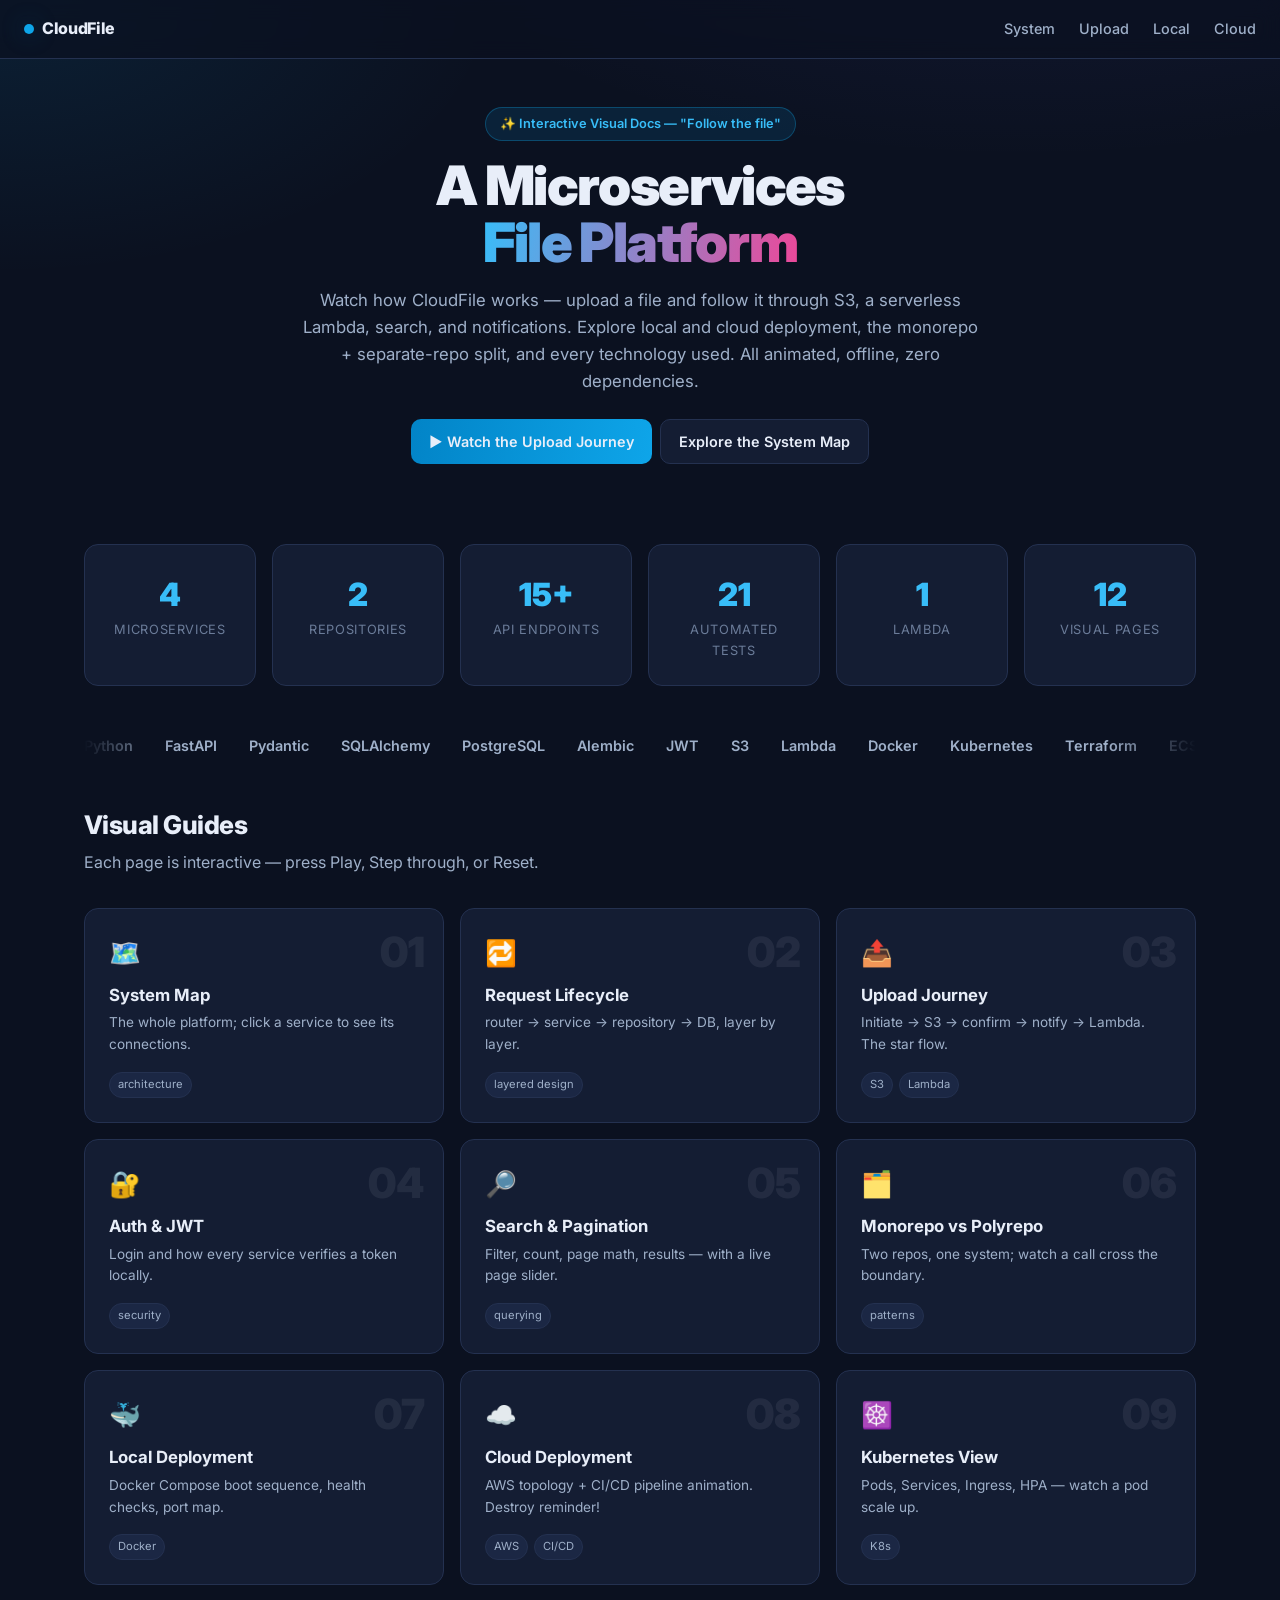
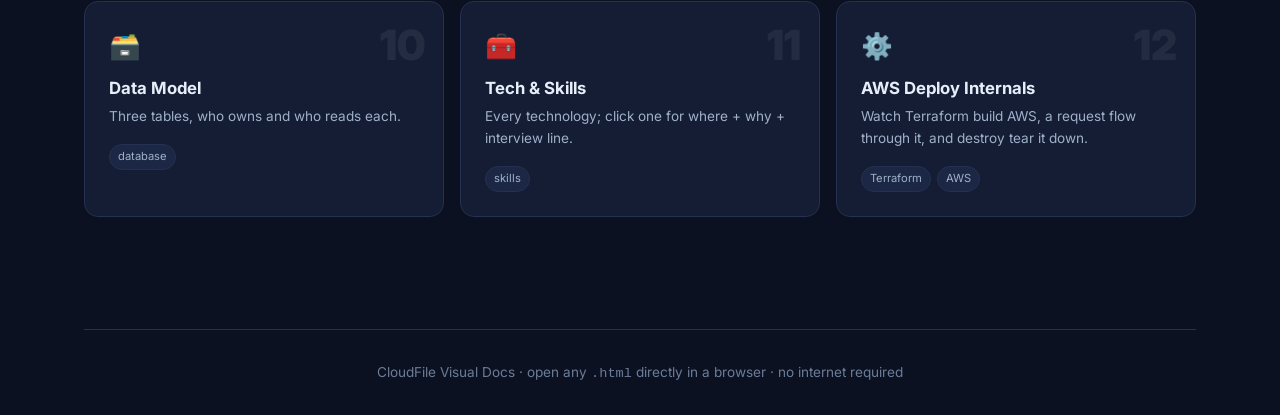
<file: cloudfile-platform/visual-docs/index.html>
<!DOCTYPE html>
<html lang="en">
<head>
<meta charset="UTF-8" />
<meta name="viewport" content="width=device-width, initial-scale=1.0" />
<title>CloudFile — Visual Documentation</title>
<link rel="stylesheet" href="assets/styles.css" />
</head>
<body>
<nav class="nav">
  <a class="nav-brand" href="index.html"><span class="dot"></span> CloudFile</a>
  <div class="nav-links">
    <a href="01-system-map.html">System</a>
    <a href="03-upload-journey.html">Upload</a>
    <a href="07-local-deployment.html">Local</a>
    <a href="08-cloud-deployment.html">Cloud</a>
  </div>
</nav>

<div class="container">
  <section class="hero">
    <div class="badge fade">✨ Interactive Visual Docs — "Follow the file"</div>
    <h1 class="fade d1">A Microservices<br><span class="gradient">File Platform</span></h1>
    <p class="fade d2">
      Watch how CloudFile works — upload a file and follow it through S3, a
      serverless Lambda, search, and notifications. Explore local and cloud
      deployment, the monorepo + separate-repo split, and every technology used.
      All animated, offline, zero dependencies.
    </p>
    <div class="btn-row fade d3">
      <a class="btn btn-primary" href="03-upload-journey.html">▶ Watch the Upload Journey</a>
      <a class="btn" href="01-system-map.html">Explore the System Map</a>
    </div>
  </section>

  <div class="stats">
    <div class="stat"><div class="v" data-count="4">0</div><div class="l">Microservices</div></div>
    <div class="stat"><div class="v" data-count="2">0</div><div class="l">Repositories</div></div>
    <div class="stat"><div class="v" data-count="15" data-suffix="+">0</div><div class="l">API Endpoints</div></div>
    <div class="stat"><div class="v" data-count="21">0</div><div class="l">Automated Tests</div></div>
    <div class="stat"><div class="v" data-count="1">0</div><div class="l">Lambda</div></div>
    <div class="stat"><div class="v" data-count="12">0</div><div class="l">Visual Pages</div></div>
  </div>

  <div class="marquee">
    <div class="marquee-inner">
      <span class="t">Python</span><span class="t">FastAPI</span><span class="t">Pydantic</span>
      <span class="t">SQLAlchemy</span><span class="t">PostgreSQL</span><span class="t">Alembic</span>
      <span class="t">JWT</span><span class="t">S3</span><span class="t">Lambda</span>
      <span class="t">Docker</span><span class="t">Kubernetes</span><span class="t">Terraform</span>
      <span class="t">ECS Fargate</span><span class="t">GitHub Actions</span><span class="t">LocalStack</span>
      <!-- duplicate for seamless loop -->
      <span class="t">Python</span><span class="t">FastAPI</span><span class="t">Pydantic</span>
      <span class="t">SQLAlchemy</span><span class="t">PostgreSQL</span><span class="t">Alembic</span>
      <span class="t">JWT</span><span class="t">S3</span><span class="t">Lambda</span>
      <span class="t">Docker</span><span class="t">Kubernetes</span><span class="t">Terraform</span>
      <span class="t">ECS Fargate</span><span class="t">GitHub Actions</span><span class="t">LocalStack</span>
    </div>
  </div>

  <section class="section">
    <h2>Visual Guides</h2>
    <p class="sub">Each page is interactive — press Play, Step through, or Reset.</p>
    <div class="grid">
      <a class="card" href="01-system-map.html"><div class="num">01</div><div class="icon">🗺️</div><h3>System Map</h3><p>The whole platform; click a service to see its connections.</p><div class="tags"><span class="tag">architecture</span></div></a>
      <a class="card" href="02-request-lifecycle.html"><div class="num">02</div><div class="icon">🔁</div><h3>Request Lifecycle</h3><p>router → service → repository → DB, layer by layer.</p><div class="tags"><span class="tag">layered design</span></div></a>
      <a class="card" href="03-upload-journey.html"><div class="num">03</div><div class="icon">📤</div><h3>Upload Journey</h3><p>Initiate → S3 → confirm → notify → Lambda. The star flow.</p><div class="tags"><span class="tag">S3</span><span class="tag">Lambda</span></div></a>
      <a class="card" href="04-auth-jwt.html"><div class="num">04</div><div class="icon">🔐</div><h3>Auth &amp; JWT</h3><p>Login and how every service verifies a token locally.</p><div class="tags"><span class="tag">security</span></div></a>
      <a class="card" href="05-search-pagination.html"><div class="num">05</div><div class="icon">🔎</div><h3>Search &amp; Pagination</h3><p>Filter, count, page math, results — with a live page slider.</p><div class="tags"><span class="tag">querying</span></div></a>
      <a class="card" href="06-monorepo-vs-polyrepo.html"><div class="num">06</div><div class="icon">🗂️</div><h3>Monorepo vs Polyrepo</h3><p>Two repos, one system; watch a call cross the boundary.</p><div class="tags"><span class="tag">patterns</span></div></a>
      <a class="card" href="07-local-deployment.html"><div class="num">07</div><div class="icon">🐳</div><h3>Local Deployment</h3><p>Docker Compose boot sequence, health checks, port map.</p><div class="tags"><span class="tag">Docker</span></div></a>
      <a class="card" href="08-cloud-deployment.html"><div class="num">08</div><div class="icon">☁️</div><h3>Cloud Deployment</h3><p>AWS topology + CI/CD pipeline animation. Destroy reminder!</p><div class="tags"><span class="tag">AWS</span><span class="tag">CI/CD</span></div></a>
      <a class="card" href="09-kubernetes.html"><div class="num">09</div><div class="icon">☸️</div><h3>Kubernetes View</h3><p>Pods, Services, Ingress, HPA — watch a pod scale up.</p><div class="tags"><span class="tag">K8s</span></div></a>
      <a class="card" href="10-data-model.html"><div class="num">10</div><div class="icon">🗃️</div><h3>Data Model</h3><p>Three tables, who owns and who reads each.</p><div class="tags"><span class="tag">database</span></div></a>
      <a class="card" href="11-tech-skills.html"><div class="num">11</div><div class="icon">🧰</div><h3>Tech &amp; Skills</h3><p>Every technology; click one for where + why + interview line.</p><div class="tags"><span class="tag">skills</span></div></a>
      <a class="card" href="12-aws-deploy-internals.html"><div class="num">12</div><div class="icon">⚙️</div><h3>AWS Deploy Internals</h3><p>Watch Terraform build AWS, a request flow through it, and destroy tear it down.</p><div class="tags"><span class="tag">Terraform</span><span class="tag">AWS</span></div></a>
    </div>
  </section>

  <div class="footer">
    CloudFile Visual Docs · open any <code>.html</code> directly in a browser · no internet required
  </div>
</div>

<script src="assets/app.js"></script>
</body>
</html>
</file>
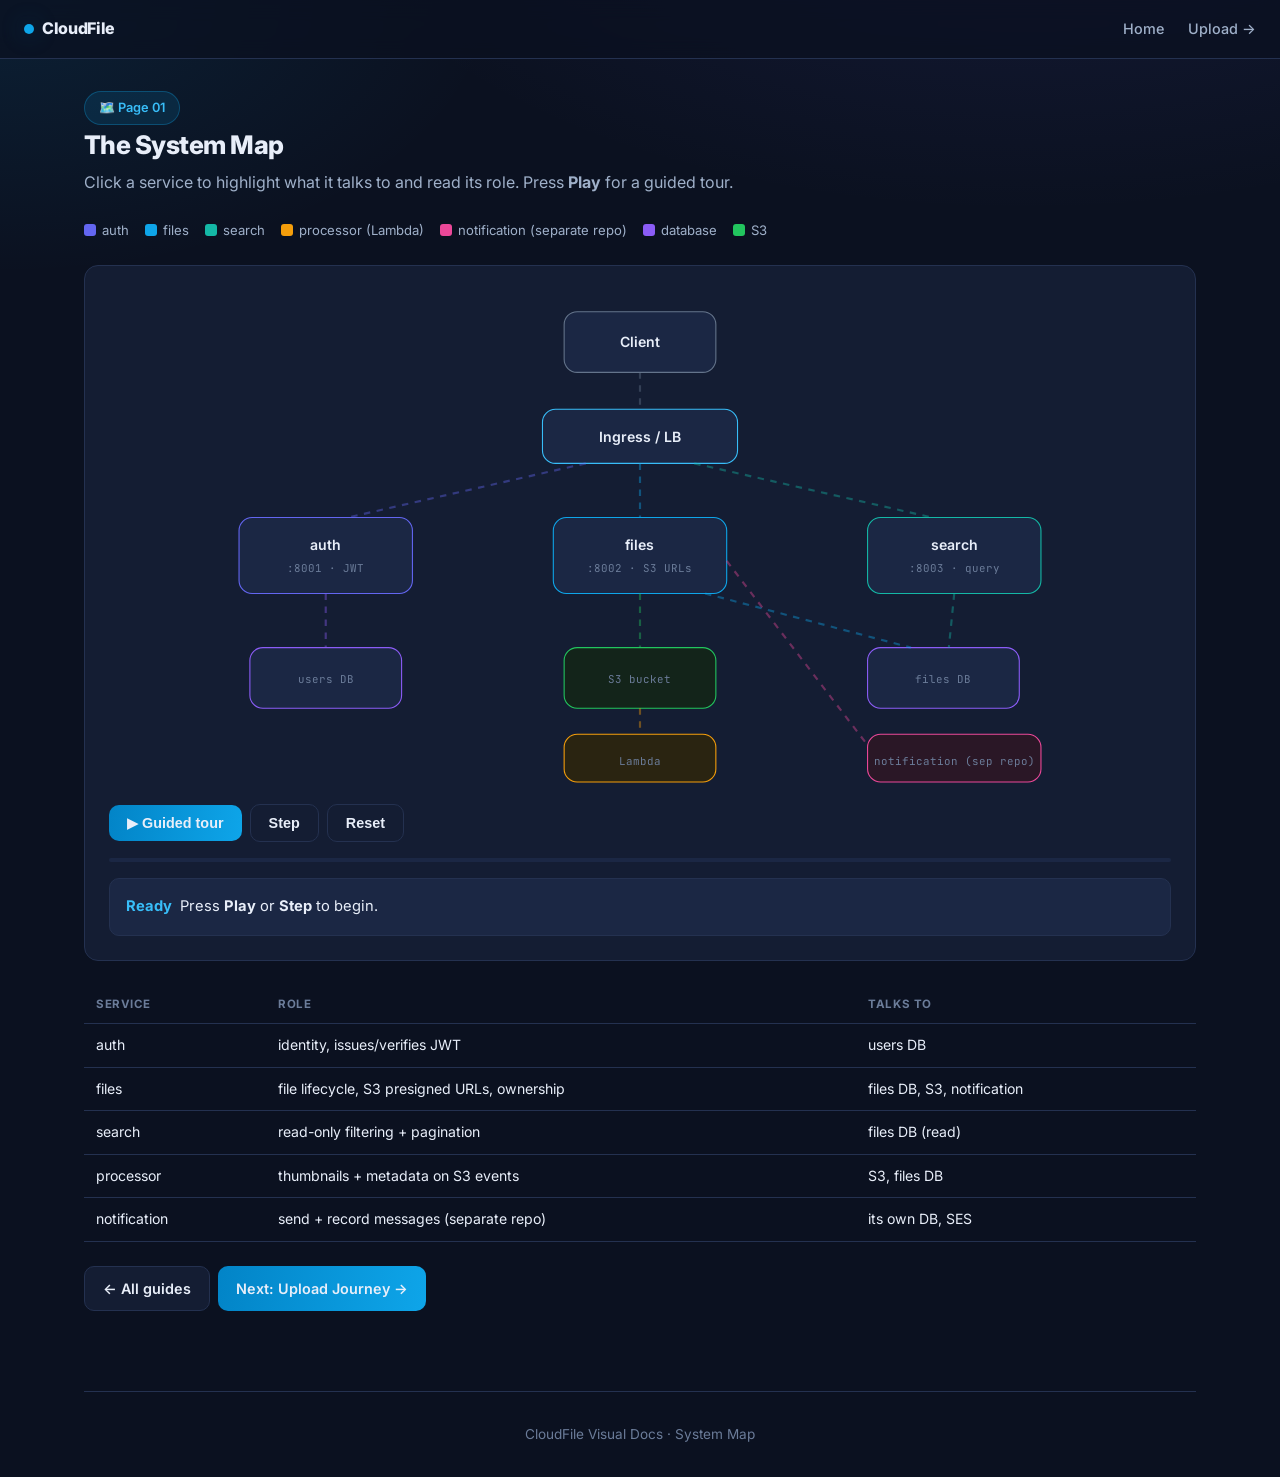
<file: cloudfile-platform/visual-docs/01-system-map.html>
<!DOCTYPE html>
<html lang="en">
<head>
<meta charset="UTF-8" />
<meta name="viewport" content="width=device-width, initial-scale=1.0" />
<title>System Map — CloudFile Visual Docs</title>
<link rel="stylesheet" href="assets/styles.css" />
</head>
<body>
<nav class="nav">
  <a class="nav-brand" href="index.html"><span class="dot"></span> CloudFile</a>
  <div class="nav-links"><a href="index.html">Home</a><a href="03-upload-journey.html">Upload →</a></div>
</nav>

<div class="container">
  <section class="section">
    <div class="badge fade">🗺️ Page 01</div>
    <h2 class="fade d1">The System Map</h2>
    <p class="sub fade d2">Click a service to highlight what it talks to and read its role. Press <b>Play</b> for a guided tour.</p>

    <div class="legend">
      <span class="item"><span class="swatch" style="background:var(--auth)"></span>auth</span>
      <span class="item"><span class="swatch" style="background:var(--files)"></span>files</span>
      <span class="item"><span class="swatch" style="background:var(--search)"></span>search</span>
      <span class="item"><span class="swatch" style="background:var(--processor)"></span>processor (Lambda)</span>
      <span class="item"><span class="swatch" style="background:var(--notify)"></span>notification (separate repo)</span>
      <span class="item"><span class="swatch" style="background:var(--db)"></span>database</span>
      <span class="item"><span class="swatch" style="background:var(--s3)"></span>S3</span>
    </div>

    <div class="panel">
      <svg id="svg" viewBox="0 0 980 460" role="img" aria-label="System map">
        <!-- client -->
        <g id="n-client" class="node" style="color:var(--text)">
          <rect x="420" y="20" width="140" height="56" rx="12" fill="#1b2744" stroke="#64748b"/>
          <text x="490" y="53" text-anchor="middle" class="svg-label">Client</text>
        </g>
        <!-- ingress -->
        <g id="n-ingress" class="node" style="color:var(--brand-400)">
          <rect x="400" y="110" width="180" height="50" rx="12" fill="#1b2744" stroke="var(--brand-400)"/>
          <text x="490" y="140" text-anchor="middle" class="svg-label">Ingress / LB</text>
        </g>

        <!-- services -->
        <g id="n-auth" class="node" style="color:var(--auth)" tabindex="0">
          <rect x="120" y="210" width="160" height="70" rx="12" fill="#1b2744" stroke="var(--auth)"/>
          <text x="200" y="240" text-anchor="middle" class="svg-label">auth</text>
          <text x="200" y="260" text-anchor="middle" class="svg-sub">:8001 · JWT</text>
        </g>
        <g id="n-files" class="node" style="color:var(--files)" tabindex="0">
          <rect x="410" y="210" width="160" height="70" rx="12" fill="#1b2744" stroke="var(--files)"/>
          <text x="490" y="240" text-anchor="middle" class="svg-label">files</text>
          <text x="490" y="260" text-anchor="middle" class="svg-sub">:8002 · S3 URLs</text>
        </g>
        <g id="n-search" class="node" style="color:var(--search)" tabindex="0">
          <rect x="700" y="210" width="160" height="70" rx="12" fill="#1b2744" stroke="var(--search)"/>
          <text x="780" y="240" text-anchor="middle" class="svg-label">search</text>
          <text x="780" y="260" text-anchor="middle" class="svg-sub">:8003 · query</text>
        </g>

        <!-- infra -->
        <g id="n-authdb" class="node" style="color:var(--db)">
          <rect x="130" y="330" width="140" height="56" rx="12" fill="#1b2744" stroke="var(--db)"/>
          <text x="200" y="363" text-anchor="middle" class="svg-sub">users DB</text>
        </g>
        <g id="n-s3" class="node" style="color:var(--s3)">
          <rect x="420" y="330" width="140" height="56" rx="12" fill="#13241a" stroke="var(--s3)"/>
          <text x="490" y="363" text-anchor="middle" class="svg-sub">S3 bucket</text>
        </g>
        <g id="n-filesdb" class="node" style="color:var(--db)">
          <rect x="700" y="330" width="140" height="56" rx="12" fill="#1b2744" stroke="var(--db)"/>
          <text x="770" y="363" text-anchor="middle" class="svg-sub">files DB</text>
        </g>
        <g id="n-lambda" class="node" style="color:var(--processor)">
          <rect x="420" y="410" width="140" height="44" rx="12" fill="#2a2411" stroke="var(--processor)"/>
          <text x="490" y="438" text-anchor="middle" class="svg-sub">Lambda</text>
        </g>
        <g id="n-notify" class="node" style="color:var(--notify)">
          <rect x="700" y="410" width="160" height="44" rx="12" fill="#2a1726" stroke="var(--notify)"/>
          <text x="780" y="438" text-anchor="middle" class="svg-sub">notification (sep repo)</text>
        </g>

        <!-- edges -->
        <line id="e-c-i" class="edge" x1="490" y1="76" x2="490" y2="110" stroke="#64748b" stroke-width="2"/>
        <line id="e-i-auth" class="edge" x1="440" y1="160" x2="220" y2="210" stroke="var(--auth)" stroke-width="2"/>
        <line id="e-i-files" class="edge" x1="490" y1="160" x2="490" y2="210" stroke="var(--files)" stroke-width="2"/>
        <line id="e-i-search" class="edge" x1="540" y1="160" x2="760" y2="210" stroke="var(--search)" stroke-width="2"/>
        <line id="e-auth-db" class="edge" x1="200" y1="280" x2="200" y2="330" stroke="var(--db)" stroke-width="2"/>
        <line id="e-files-s3" class="edge" x1="490" y1="280" x2="490" y2="330" stroke="var(--s3)" stroke-width="2"/>
        <line id="e-files-db" class="edge" x1="550" y1="280" x2="740" y2="330" stroke="var(--files)" stroke-width="2"/>
        <line id="e-search-db" class="edge" x1="780" y1="280" x2="775" y2="330" stroke="var(--search)" stroke-width="2"/>
        <line id="e-s3-lambda" class="edge" x1="490" y1="386" x2="490" y2="410" stroke="var(--processor)" stroke-width="2"/>
        <line id="e-files-notify" class="edge" x1="570" y1="250" x2="700" y2="420" stroke="var(--notify)" stroke-width="2"/>
      </svg>

      <div class="player">
        <button class="btn btn-primary" id="play">▶ Guided tour</button>
        <button class="btn" id="step">Step</button>
        <button class="btn" id="reset">Reset</button>
      </div>
      <div class="progress"><div class="bar" id="bar"></div></div>
      <div class="caption" id="caption"></div>
    </div>

    <table>
      <tr><th>Service</th><th>Role</th><th>Talks to</th></tr>
      <tr><td>auth</td><td>identity, issues/verifies JWT</td><td>users DB</td></tr>
      <tr><td>files</td><td>file lifecycle, S3 presigned URLs, ownership</td><td>files DB, S3, notification</td></tr>
      <tr><td>search</td><td>read-only filtering + pagination</td><td>files DB (read)</td></tr>
      <tr><td>processor</td><td>thumbnails + metadata on S3 events</td><td>S3, files DB</td></tr>
      <tr><td>notification</td><td>send + record messages (separate repo)</td><td>its own DB, SES</td></tr>
    </table>

    <div class="btn-row" style="justify-content:flex-start">
      <a class="btn" href="index.html">← All guides</a>
      <a class="btn btn-primary" href="03-upload-journey.html">Next: Upload Journey →</a>
    </div>
  </section>
  <div class="footer">CloudFile Visual Docs · System Map</div>
</div>

<script src="assets/app.js"></script>
<script>
const steps = [
  { caption:"The <b>client</b> sends all requests through a single <b>ingress / load balancer</b>, which routes by path prefix.", nodes:['n-client','n-ingress','e-c-i'] },
  { caption:"<b>auth</b> handles register/login and owns the <b>users</b> database. It signs JWTs other services trust.", nodes:['n-auth','n-authdb','e-i-auth','e-auth-db'] },
  { caption:"<b>files</b> manages uploads via S3 presigned URLs and stores metadata in the <b>files</b> database.", nodes:['n-files','n-s3','n-filesdb','e-i-files','e-files-s3','e-files-db'] },
  { caption:"An S3 upload triggers the <b>processor Lambda</b>, which writes thumbnails and updates the files DB.", nodes:['n-s3','n-lambda','e-s3-lambda'] },
  { caption:"<b>search</b> reads the same files database (a read model) to answer filtered, paginated queries.", nodes:['n-search','n-filesdb','e-i-search','e-search-db'] },
  { caption:"After a confirmed upload, files calls the separately-deployed <b>notification</b> service (pink = separate repo).", nodes:['n-files','n-notify','e-files-notify'] },
];
const player = new StepPlayer({ svg:'svg', steps, caption:'caption', bar:'bar' });
wirePlayer(player, { play:'play', step:'step', reset:'reset' });

// click-to-highlight for the three services
const map = {
  'n-auth': ['n-auth','n-authdb','e-i-auth','e-auth-db'],
  'n-files': ['n-files','n-s3','n-filesdb','n-notify','n-lambda','e-i-files','e-files-s3','e-files-db','e-files-notify','e-s3-lambda'],
  'n-search': ['n-search','n-filesdb','e-i-search','e-search-db'],
};
Object.keys(map).forEach(id=>{
  const el=document.getElementById(id);
  if(!el) return;
  el.style.cursor='pointer';
  el.onclick=()=>{
    player.pause();
    document.querySelectorAll('#svg .active').forEach(n=>n.classList.remove('active'));
    map[id].forEach(x=>{const e=document.getElementById(x); if(e)e.classList.add('active');});
    document.getElementById('caption').innerHTML='<span class="step-no">Focus</span>Highlighting <b>'+id.replace('n-','')+'</b> and everything it connects to.';
  };
});
</script>
</body>
</html>
</file>
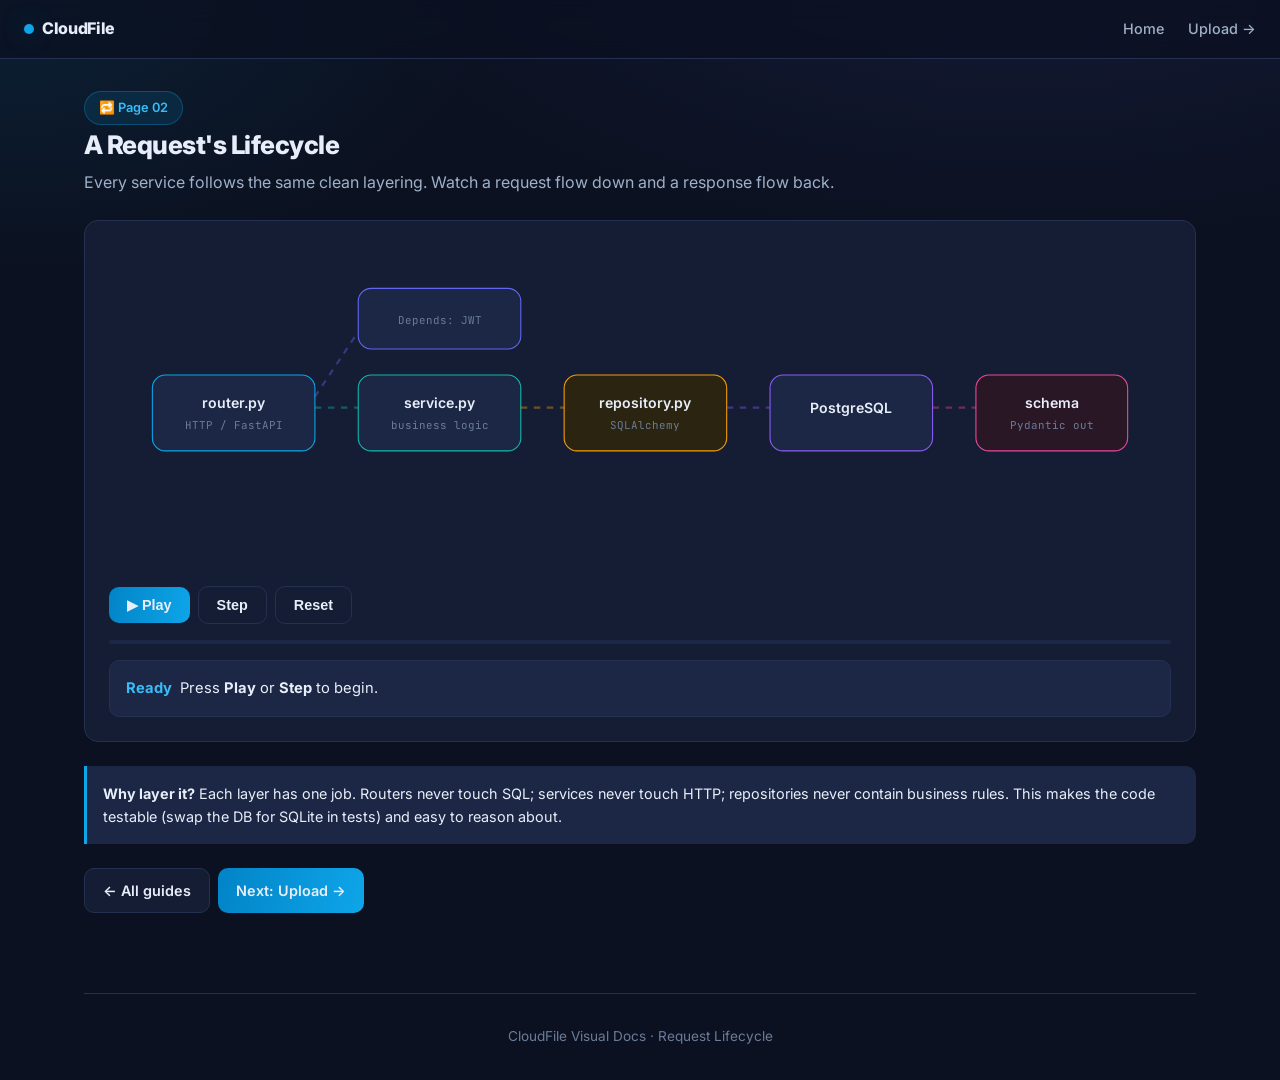
<file: cloudfile-platform/visual-docs/02-request-lifecycle.html>
<!DOCTYPE html>
<html lang="en">
<head>
<meta charset="UTF-8" />
<meta name="viewport" content="width=device-width, initial-scale=1.0" />
<title>Request Lifecycle — CloudFile Visual Docs</title>
<link rel="stylesheet" href="assets/styles.css" />
</head>
<body>
<nav class="nav">
  <a class="nav-brand" href="index.html"><span class="dot"></span> CloudFile</a>
  <div class="nav-links"><a href="index.html">Home</a><a href="03-upload-journey.html">Upload →</a></div>
</nav>

<div class="container">
  <section class="section">
    <div class="badge fade">🔁 Page 02</div>
    <h2 class="fade d1">A Request's Lifecycle</h2>
    <p class="sub fade d2">Every service follows the same clean layering. Watch a request flow down and a response flow back.</p>

    <div class="panel">
      <svg id="svg" viewBox="0 0 980 300" role="img" aria-label="Request lifecycle">
        <g id="n-router" class="node" style="color:var(--files)"><rect x="40" y="120" width="150" height="70" rx="12" fill="#1b2744" stroke="var(--files)"/><text x="115" y="150" text-anchor="middle" class="svg-label">router.py</text><text x="115" y="170" text-anchor="middle" class="svg-sub">HTTP / FastAPI</text></g>
        <g id="n-dep" class="node" style="color:var(--auth)"><rect x="230" y="40" width="150" height="56" rx="12" fill="#1b2744" stroke="var(--auth)"/><text x="305" y="73" text-anchor="middle" class="svg-sub">Depends: JWT</text></g>
        <g id="n-service" class="node" style="color:var(--search)"><rect x="230" y="120" width="150" height="70" rx="12" fill="#1b2744" stroke="var(--search)"/><text x="305" y="150" text-anchor="middle" class="svg-label">service.py</text><text x="305" y="170" text-anchor="middle" class="svg-sub">business logic</text></g>
        <g id="n-repo" class="node" style="color:var(--processor)"><rect x="420" y="120" width="150" height="70" rx="12" fill="#2a2411" stroke="var(--processor)"/><text x="495" y="150" text-anchor="middle" class="svg-label">repository.py</text><text x="495" y="170" text-anchor="middle" class="svg-sub">SQLAlchemy</text></g>
        <g id="n-db" class="node" style="color:var(--db)"><rect x="610" y="120" width="150" height="70" rx="12" fill="#1b2744" stroke="var(--db)"/><text x="685" y="155" text-anchor="middle" class="svg-label">PostgreSQL</text></g>
        <g id="n-schema" class="node" style="color:var(--notify)"><rect x="800" y="120" width="140" height="70" rx="12" fill="#2a1726" stroke="var(--notify)"/><text x="870" y="150" text-anchor="middle" class="svg-label">schema</text><text x="870" y="170" text-anchor="middle" class="svg-sub">Pydantic out</text></g>

        <line id="e1" class="edge" x1="190" y1="150" x2="230" y2="150" stroke="var(--search)" stroke-width="2"/>
        <line id="e-dep" class="edge" x1="190" y1="140" x2="230" y2="80" stroke="var(--auth)" stroke-width="2"/>
        <line id="e2" class="edge" x1="380" y1="150" x2="420" y2="150" stroke="var(--processor)" stroke-width="2"/>
        <line id="e3" class="edge" x1="570" y1="150" x2="610" y2="150" stroke="var(--db)" stroke-width="2"/>
        <line id="e4" class="edge" x1="760" y1="150" x2="800" y2="150" stroke="var(--notify)" stroke-width="2"/>
      </svg>
      <div class="player"><button class="btn btn-primary" id="play">▶ Play</button><button class="btn" id="step">Step</button><button class="btn" id="reset">Reset</button></div>
      <div class="progress"><div class="bar" id="bar"></div></div>
      <div class="caption" id="caption"></div>
    </div>

    <div class="note"><b>Why layer it?</b> Each layer has one job. Routers never touch SQL; services never touch HTTP; repositories never contain business rules. This makes the code testable (swap the DB for SQLite in tests) and easy to reason about.</div>

    <div class="btn-row" style="justify-content:flex-start"><a class="btn" href="index.html">← All guides</a><a class="btn btn-primary" href="03-upload-journey.html">Next: Upload →</a></div>
  </section>
  <div class="footer">CloudFile Visual Docs · Request Lifecycle</div>
</div>
<script src="assets/app.js"></script>
<script>
const steps = [
  { caption:"A request hits <code>router.py</code> — the only layer that knows about HTTP.", nodes:['n-router'] },
  { caption:"A <code>Depends</code> verifies the JWT before the handler runs. Invalid token → 401, short-circuit.", nodes:['n-router','n-dep','e-dep'] },
  { caption:"The router calls <code>service.py</code>, which holds the business logic (no HTTP, no SQL specifics).", nodes:['n-service','e1'] },
  { caption:"The service calls <code>repository.py</code> for data access — pure SQLAlchemy queries.", nodes:['n-repo','e2'] },
  { caption:"The repository talks to <b>PostgreSQL</b> and returns ORM models.", nodes:['n-db','e3'] },
  { caption:"The router serializes the result with a Pydantic <b>schema</b> and returns JSON. Errors become a consistent envelope.", nodes:['n-schema','e4'] },
];
const player = new StepPlayer({ svg:'svg', steps, caption:'caption', bar:'bar' });
wirePlayer(player, { play:'play', step:'step', reset:'reset' });
</script>
</body>
</html>
</file>
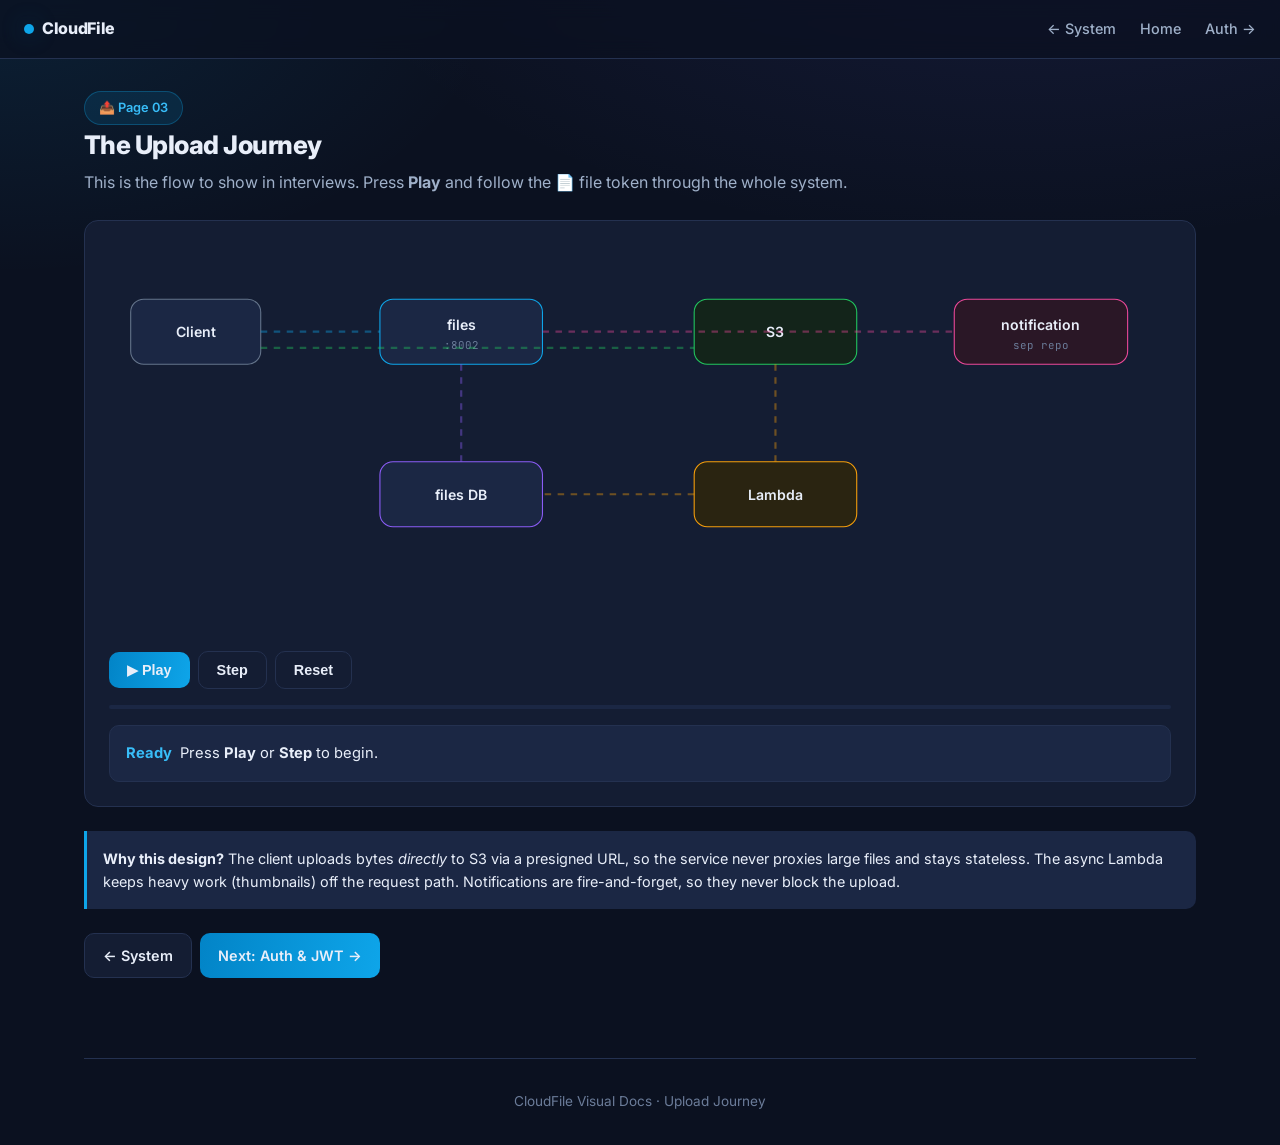
<file: cloudfile-platform/visual-docs/03-upload-journey.html>
<!DOCTYPE html>
<html lang="en">
<head>
<meta charset="UTF-8" />
<meta name="viewport" content="width=device-width, initial-scale=1.0" />
<title>Upload Journey — CloudFile Visual Docs</title>
<link rel="stylesheet" href="assets/styles.css" />
</head>
<body>
<nav class="nav">
  <a class="nav-brand" href="index.html"><span class="dot"></span> CloudFile</a>
  <div class="nav-links"><a href="01-system-map.html">← System</a><a href="index.html">Home</a><a href="04-auth-jwt.html">Auth →</a></div>
</nav>

<div class="container">
  <section class="section">
    <div class="badge fade">📤 Page 03</div>
    <h2 class="fade d1">The Upload Journey</h2>
    <p class="sub fade d2">This is the flow to show in interviews. Press <b>Play</b> and follow the 📄 file token through the whole system.</p>

    <div class="panel">
      <svg id="svg" viewBox="0 0 980 360" role="img" aria-label="Upload journey">
        <g id="n-client" class="node" style="color:var(--text)" data-cx="70" data-cy="80">
          <rect x="20" y="50" width="120" height="60" rx="12" fill="#1b2744" stroke="#64748b"/>
          <text x="80" y="85" text-anchor="middle" class="svg-label">Client</text>
        </g>
        <g id="n-files" class="node" style="color:var(--files)" data-cx="320" data-cy="80">
          <rect x="250" y="50" width="150" height="60" rx="12" fill="#1b2744" stroke="var(--files)"/>
          <text x="325" y="78" text-anchor="middle" class="svg-label">files</text>
          <text x="325" y="96" text-anchor="middle" class="svg-sub">:8002</text>
        </g>
        <g id="n-s3" class="node" style="color:var(--s3)" data-cx="620" data-cy="80">
          <rect x="540" y="50" width="150" height="60" rx="12" fill="#13241a" stroke="var(--s3)"/>
          <text x="615" y="85" text-anchor="middle" class="svg-label">S3</text>
        </g>
        <g id="n-db" class="node" style="color:var(--db)" data-cx="320" data-cy="230">
          <rect x="250" y="200" width="150" height="60" rx="12" fill="#1b2744" stroke="var(--db)"/>
          <text x="325" y="235" text-anchor="middle" class="svg-label">files DB</text>
        </g>
        <g id="n-lambda" class="node" style="color:var(--processor)" data-cx="620" data-cy="230">
          <rect x="540" y="200" width="150" height="60" rx="12" fill="#2a2411" stroke="var(--processor)"/>
          <text x="615" y="235" text-anchor="middle" class="svg-label">Lambda</text>
        </g>
        <g id="n-notify" class="node" style="color:var(--notify)" data-cx="850" data-cy="80">
          <rect x="780" y="50" width="160" height="60" rx="12" fill="#2a1726" stroke="var(--notify)"/>
          <text x="860" y="78" text-anchor="middle" class="svg-label">notification</text>
          <text x="860" y="96" text-anchor="middle" class="svg-sub">sep repo</text>
        </g>

        <line id="e1" class="edge" x1="140" y1="80" x2="250" y2="80" stroke="var(--files)" stroke-width="2"/>
        <line id="e2" class="edge" x1="140" y1="95" x2="540" y2="95" stroke="var(--s3)" stroke-width="2"/>
        <line id="e3" class="edge" x1="325" y1="110" x2="325" y2="200" stroke="var(--db)" stroke-width="2"/>
        <line id="e4" class="edge" x1="400" y1="80" x2="780" y2="80" stroke="var(--notify)" stroke-width="2"/>
        <line id="e5" class="edge" x1="615" y1="110" x2="615" y2="200" stroke="var(--processor)" stroke-width="2"/>
        <line id="e6" class="edge" x1="540" y1="230" x2="400" y2="230" stroke="var(--processor)" stroke-width="2"/>

        <!-- file token -->
        <g id="token" class="token">
          <circle r="16" fill="#0ea5e9" opacity="0.25"/>
          <text text-anchor="middle" dy="5" font-size="16">📄</text>
        </g>
      </svg>

      <div class="player">
        <button class="btn btn-primary" id="play">▶ Play</button>
        <button class="btn" id="step">Step</button>
        <button class="btn" id="reset">Reset</button>
      </div>
      <div class="progress"><div class="bar" id="bar"></div></div>
      <div class="caption" id="caption"></div>
    </div>

    <div class="note">
      <b>Why this design?</b> The client uploads bytes <i>directly</i> to S3 via
      a presigned URL, so the service never proxies large files and stays
      stateless. The async Lambda keeps heavy work (thumbnails) off the request
      path. Notifications are fire-and-forget, so they never block the upload.
    </div>

    <div class="btn-row" style="justify-content:flex-start">
      <a class="btn" href="01-system-map.html">← System</a>
      <a class="btn btn-primary" href="04-auth-jwt.html">Next: Auth &amp; JWT →</a>
    </div>
  </section>
  <div class="footer">CloudFile Visual Docs · Upload Journey</div>
</div>

<script src="assets/app.js"></script>
<script>
const steps = [
  { caption:"1 · Client calls <code>POST /files/upload</code> with file metadata and a JWT.", nodes:['n-client','n-files','e1'], token:{at:'n-files'} },
  { caption:"2 · files inserts a <code>pending</code> row in the DB and returns a <b>presigned PUT URL</b> + file_id.", nodes:['n-files','n-db','e3'], token:{at:'n-db'} },
  { caption:"3 · Client uploads the bytes <b>directly to S3</b> using the presigned URL.", nodes:['n-client','n-s3','e2'], token:{at:'n-s3'} },
  { caption:"4 · Client calls <code>POST /files/confirm</code>; files marks the row <code>ready</code>.", nodes:['n-files','n-db','e3'], token:{at:'n-files'} },
  { caption:"5 · files calls the <b>notification</b> service (fire-and-forget, JWT forwarded).", nodes:['n-files','n-notify','e4'], token:{at:'n-notify'} },
  { caption:"6 · S3 emits <code>ObjectCreated</code> → triggers the <b>processor Lambda</b>.", nodes:['n-s3','n-lambda','e5'], token:{at:'n-lambda'} },
  { caption:"7 · Lambda writes a thumbnail to S3 and updates the DB row to <code>processed</code>. Done ✅", nodes:['n-lambda','n-db','e6'], token:{at:'n-db'} },
];
const player = new StepPlayer({ svg:'svg', steps, caption:'caption', bar:'bar', token:'token' });
wirePlayer(player, { play:'play', step:'step', reset:'reset' });
</script>
</body>
</html>
</file>
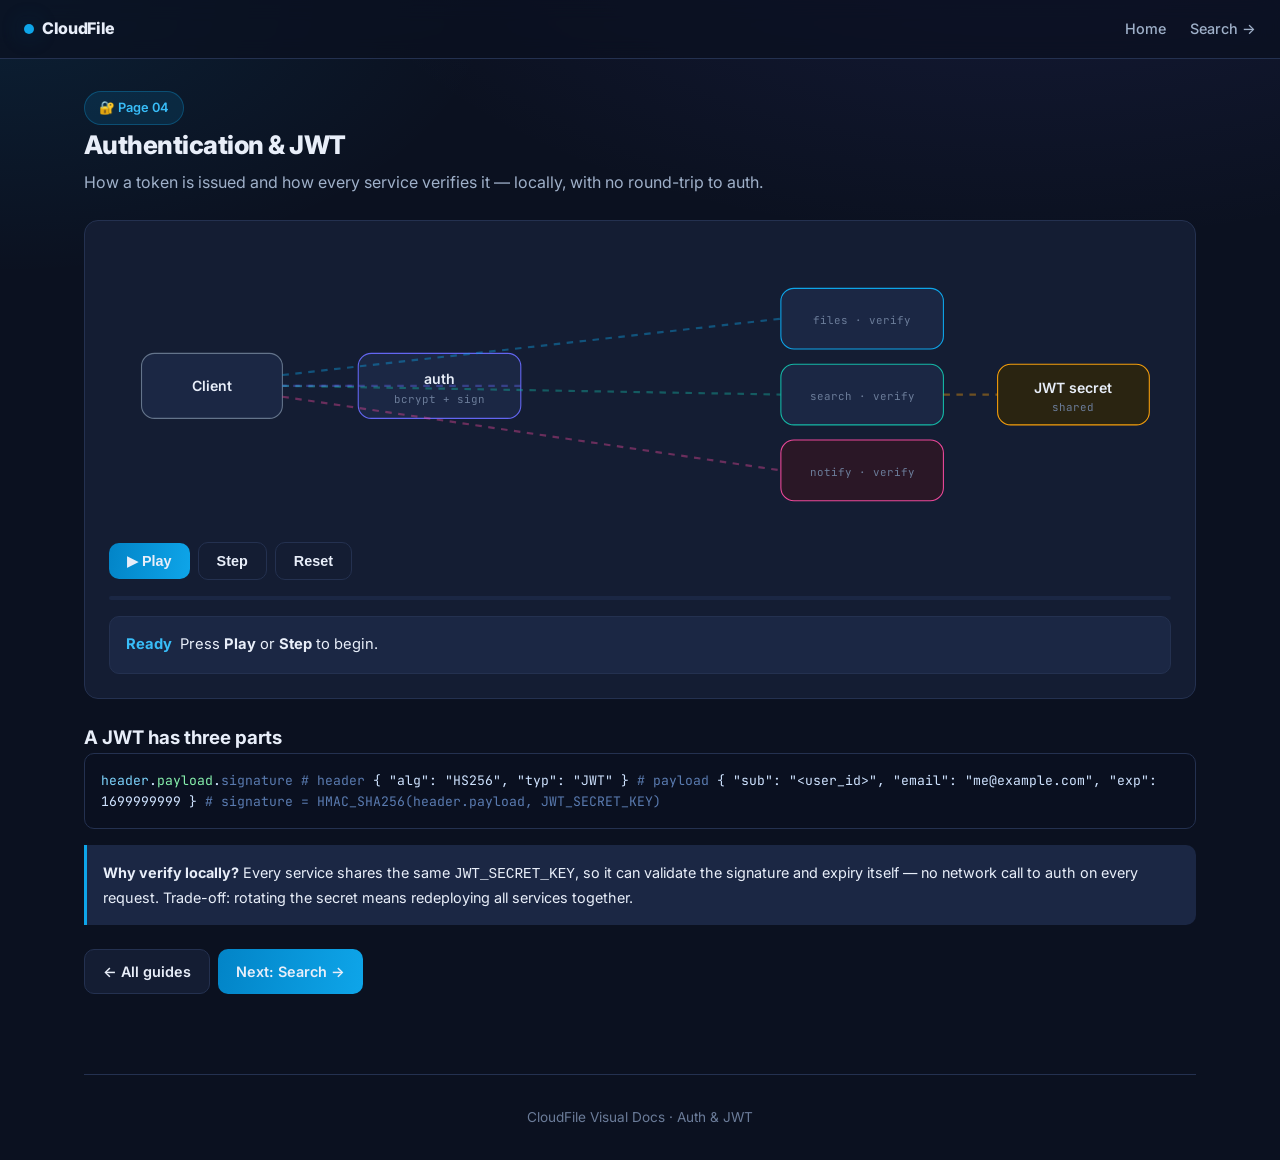
<file: cloudfile-platform/visual-docs/04-auth-jwt.html>
<!DOCTYPE html>
<html lang="en">
<head>
<meta charset="UTF-8" />
<meta name="viewport" content="width=device-width, initial-scale=1.0" />
<title>Auth & JWT — CloudFile Visual Docs</title>
<link rel="stylesheet" href="assets/styles.css" />
</head>
<body>
<nav class="nav">
  <a class="nav-brand" href="index.html"><span class="dot"></span> CloudFile</a>
  <div class="nav-links"><a href="index.html">Home</a><a href="05-search-pagination.html">Search →</a></div>
</nav>

<div class="container">
  <section class="section">
    <div class="badge fade">🔐 Page 04</div>
    <h2 class="fade d1">Authentication &amp; JWT</h2>
    <p class="sub fade d2">How a token is issued and how every service verifies it — locally, with no round-trip to auth.</p>

    <div class="panel">
      <svg id="svg" viewBox="0 0 980 260" role="img" aria-label="Auth and JWT">
        <g id="n-client" class="node" style="color:var(--text)"><rect x="30" y="100" width="130" height="60" rx="12" fill="#1b2744" stroke="#64748b"/><text x="95" y="135" text-anchor="middle" class="svg-label">Client</text></g>
        <g id="n-auth" class="node" style="color:var(--auth)"><rect x="230" y="100" width="150" height="60" rx="12" fill="#1b2744" stroke="var(--auth)"/><text x="305" y="128" text-anchor="middle" class="svg-label">auth</text><text x="305" y="146" text-anchor="middle" class="svg-sub">bcrypt + sign</text></g>
        <g id="n-files" class="node" style="color:var(--files)"><rect x="620" y="40" width="150" height="56" rx="12" fill="#1b2744" stroke="var(--files)"/><text x="695" y="73" text-anchor="middle" class="svg-sub">files · verify</text></g>
        <g id="n-search" class="node" style="color:var(--search)"><rect x="620" y="110" width="150" height="56" rx="12" fill="#1b2744" stroke="var(--search)"/><text x="695" y="143" text-anchor="middle" class="svg-sub">search · verify</text></g>
        <g id="n-notify" class="node" style="color:var(--notify)"><rect x="620" y="180" width="150" height="56" rx="12" fill="#2a1726" stroke="var(--notify)"/><text x="695" y="213" text-anchor="middle" class="svg-sub">notify · verify</text></g>
        <g id="n-secret" class="node" style="color:var(--amber)"><rect x="820" y="110" width="140" height="56" rx="12" fill="#2a2411" stroke="var(--amber)"/><text x="890" y="137" text-anchor="middle" class="svg-label">JWT secret</text><text x="890" y="153" text-anchor="middle" class="svg-sub">shared</text></g>

        <line id="e1" class="edge" x1="160" y1="130" x2="230" y2="130" stroke="var(--auth)" stroke-width="2"/>
        <line id="e2" class="edge" x1="380" y1="130" x2="160" y2="130" stroke="var(--auth)" stroke-width="2"/>
        <line id="e3" class="edge" x1="160" y1="120" x2="620" y2="68" stroke="var(--files)" stroke-width="2"/>
        <line id="e4" class="edge" x1="160" y1="130" x2="620" y2="138" stroke="var(--search)" stroke-width="2"/>
        <line id="e5" class="edge" x1="160" y1="140" x2="620" y2="208" stroke="var(--notify)" stroke-width="2"/>
        <line id="e6" class="edge" x1="770" y1="138" x2="820" y2="138" stroke="var(--amber)" stroke-width="2"/>
      </svg>
      <div class="player"><button class="btn btn-primary" id="play">▶ Play</button><button class="btn" id="step">Step</button><button class="btn" id="reset">Reset</button></div>
      <div class="progress"><div class="bar" id="bar"></div></div>
      <div class="caption" id="caption"></div>
    </div>

    <h3>A JWT has three parts</h3>
    <div class="code"><span class="k">header</span>.<span class="s">payload</span>.<span class="c">signature</span>

<span class="c"># header  </span>{ "alg": "HS256", "typ": "JWT" }
<span class="c"># payload </span>{ "sub": "&lt;user_id&gt;", "email": "me@example.com", "exp": 1699999999 }
<span class="c"># signature = HMAC_SHA256(header.payload, JWT_SECRET_KEY)</span>
    </div>

    <div class="note"><b>Why verify locally?</b> Every service shares the same <code>JWT_SECRET_KEY</code>, so it can validate the signature and expiry itself — no network call to auth on every request. Trade-off: rotating the secret means redeploying all services together.</div>

    <div class="btn-row" style="justify-content:flex-start"><a class="btn" href="index.html">← All guides</a><a class="btn btn-primary" href="05-search-pagination.html">Next: Search →</a></div>
  </section>
  <div class="footer">CloudFile Visual Docs · Auth &amp; JWT</div>
</div>
<script src="assets/app.js"></script>
<script>
const steps = [
  { caption:"Client sends email + password to <code>POST /auth/login</code>.", nodes:['n-client','n-auth','e1'] },
  { caption:"auth checks the password with <b>bcrypt</b>, then signs a JWT with the shared secret and returns it.", nodes:['n-auth','n-secret','e2'] },
  { caption:"The client attaches <code>Authorization: Bearer &lt;token&gt;</code> to later requests.", nodes:['n-client'] },
  { caption:"<b>files</b> verifies the token locally using the shared secret — no call back to auth.", nodes:['n-files','n-secret','e3','e6'] },
  { caption:"<b>search</b> and <b>notification</b> do the same. One secret, one token format, everywhere.", nodes:['n-search','n-notify','n-secret','e4','e5','e6'] },
];
const player = new StepPlayer({ svg:'svg', steps, caption:'caption', bar:'bar' });
wirePlayer(player, { play:'play', step:'step', reset:'reset' });
</script>
</body>
</html>
</file>
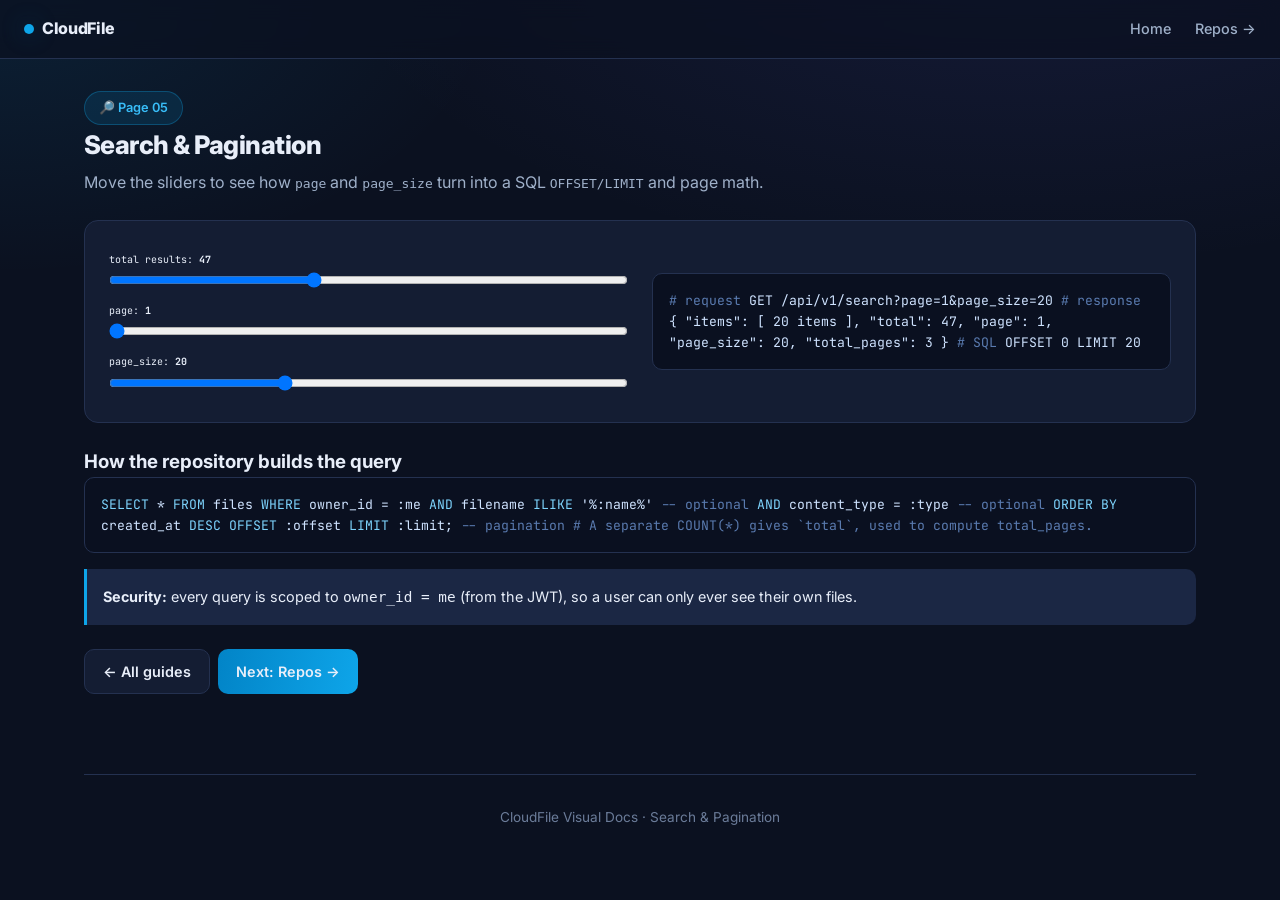
<file: cloudfile-platform/visual-docs/05-search-pagination.html>
<!DOCTYPE html>
<html lang="en">
<head>
<meta charset="UTF-8" />
<meta name="viewport" content="width=device-width, initial-scale=1.0" />
<title>Search & Pagination — CloudFile Visual Docs</title>
<link rel="stylesheet" href="assets/styles.css" />
</head>
<body>
<nav class="nav">
  <a class="nav-brand" href="index.html"><span class="dot"></span> CloudFile</a>
  <div class="nav-links"><a href="index.html">Home</a><a href="06-monorepo-vs-polyrepo.html">Repos →</a></div>
</nav>

<div class="container">
  <section class="section">
    <div class="badge fade">🔎 Page 05</div>
    <h2 class="fade d1">Search &amp; Pagination</h2>
    <p class="sub fade d2">Move the sliders to see how <code>page</code> and <code>page_size</code> turn into a SQL <code>OFFSET/LIMIT</code> and page math.</p>

    <div class="panel">
      <div style="display:grid;grid-template-columns:1fr 1fr;gap:24px;align-items:center">
        <div>
          <label class="svg-sub">total results: <b id="totalv">47</b></label>
          <input id="total" type="range" min="0" max="120" value="47" style="width:100%"/>
          <label class="svg-sub">page: <b id="pagev">1</b></label>
          <input id="page" type="range" min="1" max="10" value="1" style="width:100%"/>
          <label class="svg-sub">page_size: <b id="sizev">20</b></label>
          <input id="size" type="range" min="5" max="50" step="5" value="20" style="width:100%"/>
        </div>
        <div class="code" id="out"></div>
      </div>
    </div>

    <h3>How the repository builds the query</h3>
    <div class="code"><span class="k">SELECT</span> * <span class="k">FROM</span> files
<span class="k">WHERE</span> owner_id = :me
  <span class="k">AND</span> filename <span class="k">ILIKE</span> '%:name%'      <span class="c">-- optional</span>
  <span class="k">AND</span> content_type = :type        <span class="c">-- optional</span>
<span class="k">ORDER BY</span> created_at <span class="k">DESC</span>
<span class="k">OFFSET</span> :offset <span class="k">LIMIT</span> :limit;      <span class="c">-- pagination</span>

<span class="c"># A separate COUNT(*) gives `total`, used to compute total_pages.</span></div>

    <div class="note"><b>Security:</b> every query is scoped to <code>owner_id = me</code> (from the JWT), so a user can only ever see their own files.</div>

    <div class="btn-row" style="justify-content:flex-start"><a class="btn" href="index.html">← All guides</a><a class="btn btn-primary" href="06-monorepo-vs-polyrepo.html">Next: Repos →</a></div>
  </section>
  <div class="footer">CloudFile Visual Docs · Search &amp; Pagination</div>
</div>
<script>
function render(){
  const total=+document.getElementById('total').value;
  const size=+document.getElementById('size').value;
  let page=+document.getElementById('page').value;
  const totalPages = total ? Math.ceil(total/size) : 0;
  if(page>Math.max(1,totalPages)) { page=Math.max(1,totalPages); document.getElementById('page').value=page; }
  const offset=(page-1)*size;
  const shown = Math.max(0, Math.min(size, total-offset));
  document.getElementById('totalv').textContent=total;
  document.getElementById('pagev').textContent=page;
  document.getElementById('sizev').textContent=size;
  document.getElementById('out').innerHTML =
    '<span class="c"># request</span>\n' +
    'GET /api/v1/search?page='+page+'&page_size='+size+'\n\n' +
    '<span class="c"># response</span>\n' +
    '{\n  "items": [ '+shown+' items ],\n' +
    '  "total": '+total+',\n' +
    '  "page": '+page+',\n' +
    '  "page_size": '+size+',\n' +
    '  "total_pages": '+totalPages+'\n}\n\n' +
    '<span class="c"># SQL</span>\nOFFSET '+offset+' LIMIT '+size;
}
['total','page','size'].forEach(id=>document.getElementById(id).addEventListener('input',render));
render();
</script>
</body>
</html>
</file>
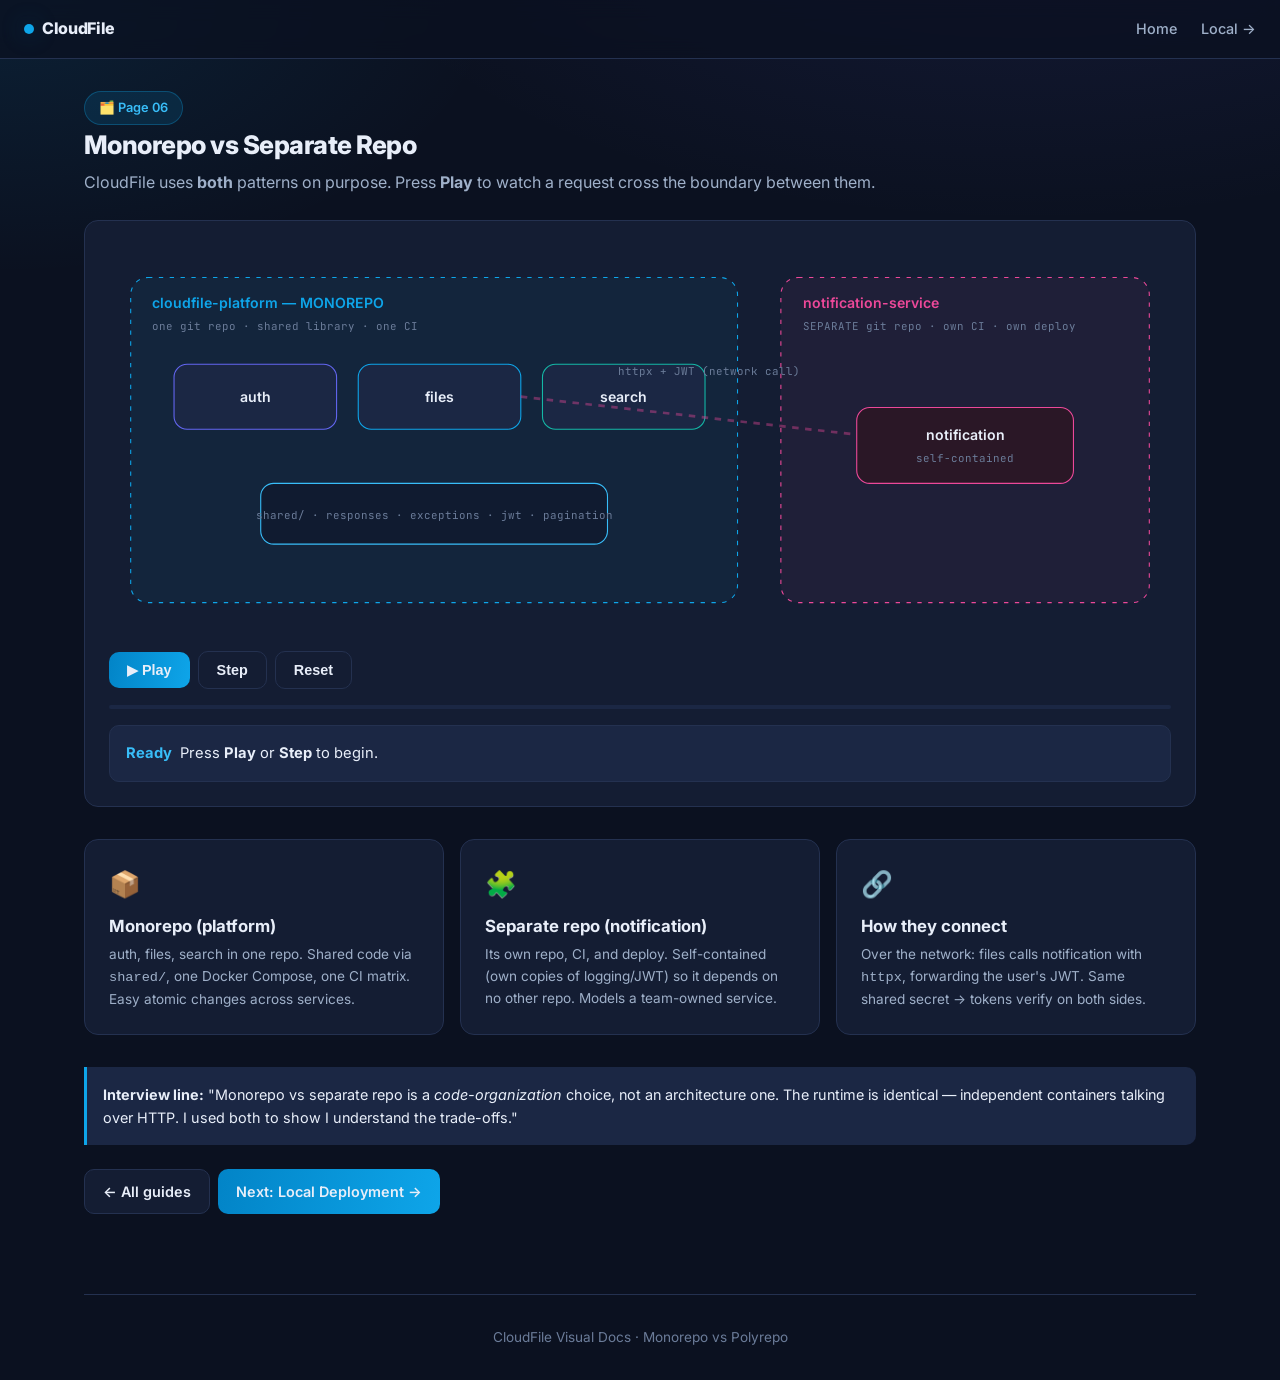
<file: cloudfile-platform/visual-docs/06-monorepo-vs-polyrepo.html>
<!DOCTYPE html>
<html lang="en">
<head>
<meta charset="UTF-8" />
<meta name="viewport" content="width=device-width, initial-scale=1.0" />
<title>Monorepo vs Polyrepo — CloudFile Visual Docs</title>
<link rel="stylesheet" href="assets/styles.css" />
</head>
<body>
<nav class="nav">
  <a class="nav-brand" href="index.html"><span class="dot"></span> CloudFile</a>
  <div class="nav-links"><a href="index.html">Home</a><a href="07-local-deployment.html">Local →</a></div>
</nav>

<div class="container">
  <section class="section">
    <div class="badge fade">🗂️ Page 06</div>
    <h2 class="fade d1">Monorepo vs Separate Repo</h2>
    <p class="sub fade d2">CloudFile uses <b>both</b> patterns on purpose. Press <b>Play</b> to watch a request cross the boundary between them.</p>

    <div class="panel">
      <svg id="svg" viewBox="0 0 980 360" role="img" aria-label="Monorepo vs polyrepo">
        <!-- Monorepo -->
        <rect x="20" y="30" width="560" height="300" rx="16" fill="rgba(14,165,233,0.05)" stroke="var(--files)" stroke-dasharray="4 6"/>
        <text x="40" y="58" class="svg-label" style="fill:var(--files)">cloudfile-platform — MONOREPO</text>
        <text x="40" y="78" class="svg-sub">one git repo · shared library · one CI</text>

        <g id="n-auth" class="node" style="color:var(--auth)">
          <rect x="60" y="110" width="150" height="60" rx="12" fill="#1b2744" stroke="var(--auth)"/>
          <text x="135" y="145" text-anchor="middle" class="svg-label">auth</text>
        </g>
        <g id="n-files" class="node" style="color:var(--files)">
          <rect x="230" y="110" width="150" height="60" rx="12" fill="#1b2744" stroke="var(--files)"/>
          <text x="305" y="145" text-anchor="middle" class="svg-label">files</text>
        </g>
        <g id="n-search" class="node" style="color:var(--search)">
          <rect x="400" y="110" width="150" height="60" rx="12" fill="#1b2744" stroke="var(--search)"/>
          <text x="475" y="145" text-anchor="middle" class="svg-label">search</text>
        </g>
        <g id="n-shared" class="node" style="color:var(--brand-400)">
          <rect x="140" y="220" width="320" height="56" rx="12" fill="#101b30" stroke="var(--brand-400)"/>
          <text x="300" y="253" text-anchor="middle" class="svg-sub">shared/ · responses · exceptions · jwt · pagination</text>
        </g>

        <!-- Polyrepo -->
        <rect x="620" y="30" width="340" height="300" rx="16" fill="rgba(236,72,153,0.05)" stroke="var(--notify)" stroke-dasharray="4 6"/>
        <text x="640" y="58" class="svg-label" style="fill:var(--notify)">notification-service</text>
        <text x="640" y="78" class="svg-sub">SEPARATE git repo · own CI · own deploy</text>
        <g id="n-notify" class="node" style="color:var(--notify)">
          <rect x="690" y="150" width="200" height="70" rx="12" fill="#2a1726" stroke="var(--notify)"/>
          <text x="790" y="180" text-anchor="middle" class="svg-label">notification</text>
          <text x="790" y="200" text-anchor="middle" class="svg-sub">self-contained</text>
        </g>

        <!-- cross-boundary edge -->
        <line id="e-cross" class="edge" x1="380" y1="140" x2="690" y2="175" stroke="var(--notify)" stroke-width="2.5"/>
        <text x="470" y="120" class="svg-sub">httpx + JWT (network call)</text>

        <!-- token -->
        <g id="token" class="token"><circle r="12" fill="var(--notify)" opacity="0.3"/><text text-anchor="middle" dy="4" font-size="13">✉️</text></g>
      </svg>

      <div class="player">
        <button class="btn btn-primary" id="play">▶ Play</button>
        <button class="btn" id="step">Step</button>
        <button class="btn" id="reset">Reset</button>
      </div>
      <div class="progress"><div class="bar" id="bar"></div></div>
      <div class="caption" id="caption"></div>
    </div>

    <div class="grid">
      <div class="card"><div class="icon">📦</div><h3>Monorepo (platform)</h3><p>auth, files, search in one repo. Shared code via <code>shared/</code>, one Docker Compose, one CI matrix. Easy atomic changes across services.</p></div>
      <div class="card"><div class="icon">🧩</div><h3>Separate repo (notification)</h3><p>Its own repo, CI, and deploy. Self-contained (own copies of logging/JWT) so it depends on no other repo. Models a team-owned service.</p></div>
      <div class="card"><div class="icon">🔗</div><h3>How they connect</h3><p>Over the network: files calls notification with <code>httpx</code>, forwarding the user's JWT. Same shared secret → tokens verify on both sides.</p></div>
    </div>

    <div class="note">
      <b>Interview line:</b> "Monorepo vs separate repo is a <i>code-organization</i>
      choice, not an architecture one. The runtime is identical — independent
      containers talking over HTTP. I used both to show I understand the
      trade-offs."
    </div>

    <div class="btn-row" style="justify-content:flex-start">
      <a class="btn" href="index.html">← All guides</a>
      <a class="btn btn-primary" href="07-local-deployment.html">Next: Local Deployment →</a>
    </div>
  </section>
  <div class="footer">CloudFile Visual Docs · Monorepo vs Polyrepo</div>
</div>

<script src="assets/app.js"></script>
<script>
const steps = [
  { caption:"The monorepo holds three services that share one library and one CI pipeline.", nodes:['n-auth','n-files','n-search','n-shared'] },
  { caption:"All three import from <code>shared/</code> — responses, exceptions, JWT verification, pagination.", nodes:['n-shared','n-auth','n-files','n-search'] },
  { caption:"The notification service lives in its own repo. It's self-contained — no dependency on the monorepo's shared library.", nodes:['n-notify'] },
  { caption:"When files needs to notify, it makes a <b>network call</b> across the repo boundary using httpx + the shared JWT.", nodes:['n-files','n-notify','e-cross'], token:{at:'n-notify'} },
];
// token positions
document.getElementById('n-files').setAttribute('data-cx','305');
document.getElementById('n-files').setAttribute('data-cy','140');
document.getElementById('n-notify').setAttribute('data-cx','790');
document.getElementById('n-notify').setAttribute('data-cy','185');
const player = new StepPlayer({ svg:'svg', steps, caption:'caption', bar:'bar', token:'token' });
wirePlayer(player, { play:'play', step:'step', reset:'reset' });
</script>
</body>
</html>
</file>
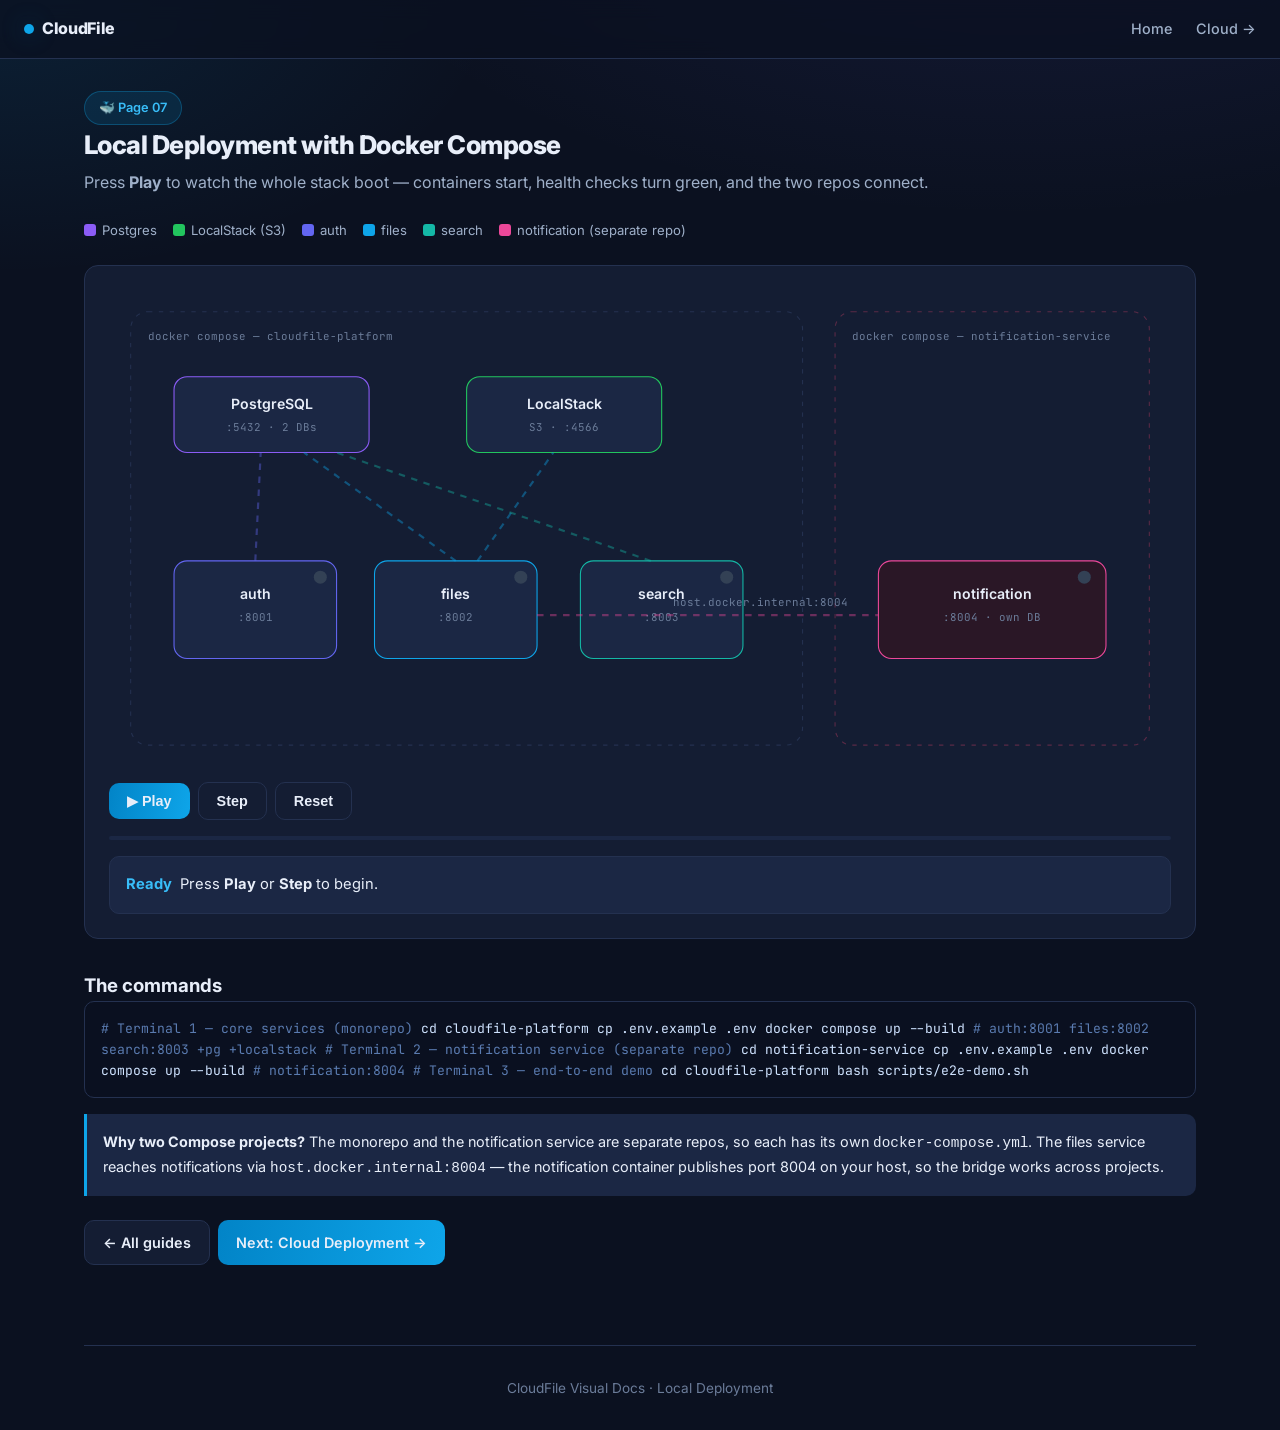
<file: cloudfile-platform/visual-docs/07-local-deployment.html>
<!DOCTYPE html>
<html lang="en">
<head>
<meta charset="UTF-8" />
<meta name="viewport" content="width=device-width, initial-scale=1.0" />
<title>Local Deployment — CloudFile Visual Docs</title>
<link rel="stylesheet" href="assets/styles.css" />
</head>
<body>
<nav class="nav">
  <a class="nav-brand" href="index.html"><span class="dot"></span> CloudFile</a>
  <div class="nav-links">
    <a href="index.html">Home</a>
    <a href="08-cloud-deployment.html">Cloud →</a>
  </div>
</nav>

<div class="container">
  <section class="section">
    <div class="badge fade">🐳 Page 07</div>
    <h2 class="fade d1">Local Deployment with Docker Compose</h2>
    <p class="sub fade d2">Press <b>Play</b> to watch the whole stack boot — containers start, health checks turn green, and the two repos connect.</p>

    <div class="legend">
      <span class="item"><span class="swatch" style="background:var(--db)"></span>Postgres</span>
      <span class="item"><span class="swatch" style="background:var(--s3)"></span>LocalStack (S3)</span>
      <span class="item"><span class="swatch" style="background:var(--auth)"></span>auth</span>
      <span class="item"><span class="swatch" style="background:var(--files)"></span>files</span>
      <span class="item"><span class="swatch" style="background:var(--search)"></span>search</span>
      <span class="item"><span class="swatch" style="background:var(--notify)"></span>notification (separate repo)</span>
    </div>

    <div class="panel">
      <svg id="svg" viewBox="0 0 980 440" role="img" aria-label="Local deployment diagram">
        <!-- Monorepo project box -->
        <rect x="20" y="20" width="620" height="400" rx="16" fill="none" stroke="#243150" stroke-dasharray="4 6"/>
        <text x="36" y="46" class="svg-sub">docker compose — cloudfile-platform</text>

        <!-- Separate repo project box -->
        <rect x="670" y="20" width="290" height="400" rx="16" fill="none" stroke="#5a2a46" stroke-dasharray="4 6"/>
        <text x="686" y="46" class="svg-sub">docker compose — notification-service</text>

        <!-- Infra row -->
        <g id="n-pg" class="node" style="color:var(--db)" data-cx="150" data-cy="120">
          <rect x="60" y="80" width="180" height="70" rx="12" fill="#1b2744" stroke="var(--db)"/>
          <text x="150" y="110" text-anchor="middle" class="svg-label">PostgreSQL</text>
          <text x="150" y="130" text-anchor="middle" class="svg-sub">:5432 · 2 DBs</text>
        </g>
        <g id="n-ls" class="node" style="color:var(--s3)" data-cx="420" data-cy="120">
          <rect x="330" y="80" width="180" height="70" rx="12" fill="#1b2744" stroke="var(--s3)"/>
          <text x="420" y="110" text-anchor="middle" class="svg-label">LocalStack</text>
          <text x="420" y="130" text-anchor="middle" class="svg-sub">S3 · :4566</text>
        </g>

        <!-- Services row -->
        <g id="n-auth" class="node" style="color:var(--auth)" data-cx="130" data-cy="300">
          <rect x="60" y="250" width="150" height="90" rx="12" fill="#1b2744" stroke="var(--auth)"/>
          <text x="135" y="285" text-anchor="middle" class="svg-label">auth</text>
          <text x="135" y="305" text-anchor="middle" class="svg-sub">:8001</text>
          <circle id="h-auth" cx="195" cy="265" r="6" fill="#334155"/>
        </g>
        <g id="n-files" class="node" style="color:var(--files)" data-cx="320" data-cy="300">
          <rect x="245" y="250" width="150" height="90" rx="12" fill="#1b2744" stroke="var(--files)"/>
          <text x="320" y="285" text-anchor="middle" class="svg-label">files</text>
          <text x="320" y="305" text-anchor="middle" class="svg-sub">:8002</text>
          <circle id="h-files" cx="380" cy="265" r="6" fill="#334155"/>
        </g>
        <g id="n-search" class="node" style="color:var(--search)" data-cx="510" data-cy="300">
          <rect x="435" y="250" width="150" height="90" rx="12" fill="#1b2744" stroke="var(--search)"/>
          <text x="510" y="285" text-anchor="middle" class="svg-label">search</text>
          <text x="510" y="305" text-anchor="middle" class="svg-sub">:8003</text>
          <circle id="h-search" cx="570" cy="265" r="6" fill="#334155"/>
        </g>

        <!-- Notification service -->
        <g id="n-notify" class="node" style="color:var(--notify)" data-cx="815" data-cy="300">
          <rect x="710" y="250" width="210" height="90" rx="12" fill="#2a1726" stroke="var(--notify)"/>
          <text x="815" y="285" text-anchor="middle" class="svg-label">notification</text>
          <text x="815" y="305" text-anchor="middle" class="svg-sub">:8004 · own DB</text>
          <circle id="h-notify" cx="900" cy="265" r="6" fill="#334155"/>
        </g>

        <!-- edges -->
        <line id="e-auth-pg"  class="edge" x1="135" y1="250" x2="140" y2="150" stroke="var(--auth)" stroke-width="2"/>
        <line id="e-files-pg" class="edge" x1="320" y1="250" x2="180" y2="150" stroke="var(--files)" stroke-width="2"/>
        <line id="e-files-ls" class="edge" x1="340" y1="250" x2="410" y2="150" stroke="var(--files)" stroke-width="2"/>
        <line id="e-search-pg" class="edge" x1="500" y1="250" x2="210" y2="150" stroke="var(--search)" stroke-width="2"/>
        <line id="e-files-notify" class="edge" x1="395" y1="300" x2="710" y2="300" stroke="var(--notify)" stroke-width="2"/>
        <text x="520" y="292" class="svg-sub">host.docker.internal:8004</text>
      </svg>

      <div class="player">
        <button class="btn btn-primary" id="play">▶ Play</button>
        <button class="btn" id="step">Step</button>
        <button class="btn" id="reset">Reset</button>
      </div>
      <div class="progress"><div class="bar" id="bar"></div></div>
      <div class="caption" id="caption"></div>
    </div>

    <h3 style="margin-top:32px">The commands</h3>
    <div class="code">
<span class="c"># Terminal 1 — core services (monorepo)</span>
cd cloudfile-platform
cp .env.example .env
docker compose up --build        <span class="c"># auth:8001 files:8002 search:8003 +pg +localstack</span>

<span class="c"># Terminal 2 — notification service (separate repo)</span>
cd notification-service
cp .env.example .env
docker compose up --build        <span class="c"># notification:8004</span>

<span class="c"># Terminal 3 — end-to-end demo</span>
cd cloudfile-platform
bash scripts/e2e-demo.sh
    </div>

    <div class="note">
      <b>Why two Compose projects?</b> The monorepo and the notification service
      are separate repos, so each has its own <code>docker-compose.yml</code>.
      The files service reaches notifications via
      <code>host.docker.internal:8004</code> — the notification container
      publishes port 8004 on your host, so the bridge works across projects.
    </div>

    <div class="btn-row" style="justify-content:flex-start">
      <a class="btn" href="index.html">← All guides</a>
      <a class="btn btn-primary" href="08-cloud-deployment.html">Next: Cloud Deployment →</a>
    </div>
  </section>
  <div class="footer">CloudFile Visual Docs · Local Deployment</div>
</div>

<script src="assets/app.js"></script>
<script>
function green(id){ const el=document.getElementById(id); if(el) el.setAttribute('fill','#22C55E'); }
function grey(){ ['h-auth','h-files','h-search','h-notify'].forEach(id=>{const e=document.getElementById(id); if(e)e.setAttribute('fill','#334155');}); }

const steps = [
  { caption: "Postgres starts first. Its init script creates two databases: <code>cloudfile_auth</code> and <code>cloudfile_files</code>. A healthcheck waits for <code>pg_isready</code>.", nodes:['n-pg'] },
  { caption: "LocalStack starts, emulating AWS S3 on port 4566 — so uploads work locally with no real AWS account.", nodes:['n-pg','n-ls'] },
  { caption: "auth starts once Postgres is healthy, connects to <code>cloudfile_auth</code>, and exposes port 8001.", nodes:['n-auth','e-auth-pg'], after:()=>green('h-auth') },
  { caption: "files starts, connects to <code>cloudfile_files</code> and to LocalStack S3, and exposes 8002.", nodes:['n-files','e-files-pg','e-files-ls'], after:()=>green('h-files') },
  { caption: "search starts, reads the same <code>cloudfile_files</code> database (read model), and exposes 8003.", nodes:['n-search','e-search-pg'], after:()=>green('h-search') },
  { caption: "In a second terminal, the notification service (separate repo) boots with its own Postgres and exposes 8004.", nodes:['n-notify'], after:()=>green('h-notify') },
  { caption: "All health checks are green ✅. The files service can now call the notification service across the two Compose projects via host.docker.internal:8004.", nodes:['n-files','n-notify','e-files-notify'], after:()=>{green('h-auth');green('h-files');green('h-search');green('h-notify');} },
];

const player = new StepPlayer({ svg:'svg', steps, caption:'caption', bar:'bar' });
// patch render to run `after` hooks + reset health dots on reset
const origStep = player.step.bind(player);
player.step = function(){ origStep(); const s=this.steps[this.i]; if(s && s.after) s.after(); };
const origReset = player.reset.bind(player);
player.reset = function(){ grey(); origReset(); };
wirePlayer(player, { play:'play', step:'step', reset:'reset' });
</script>
</body>
</html>
</file>
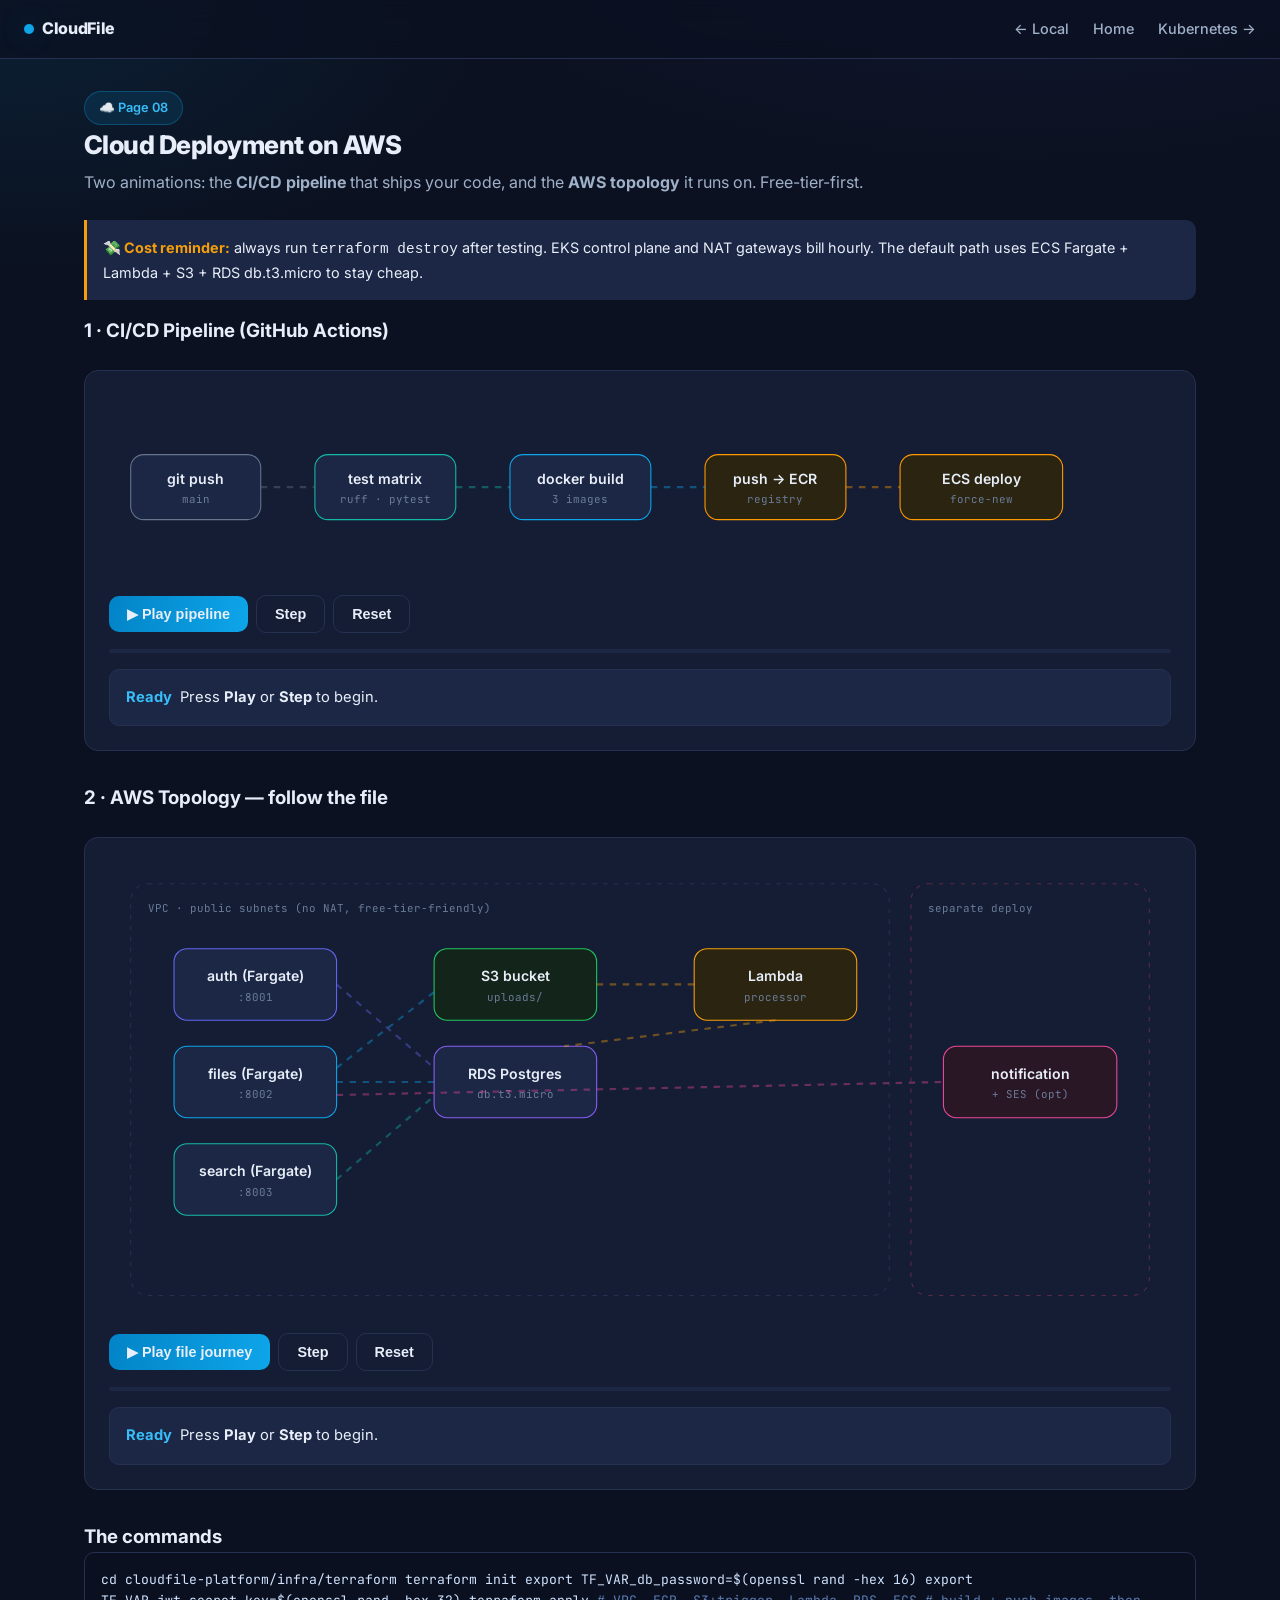
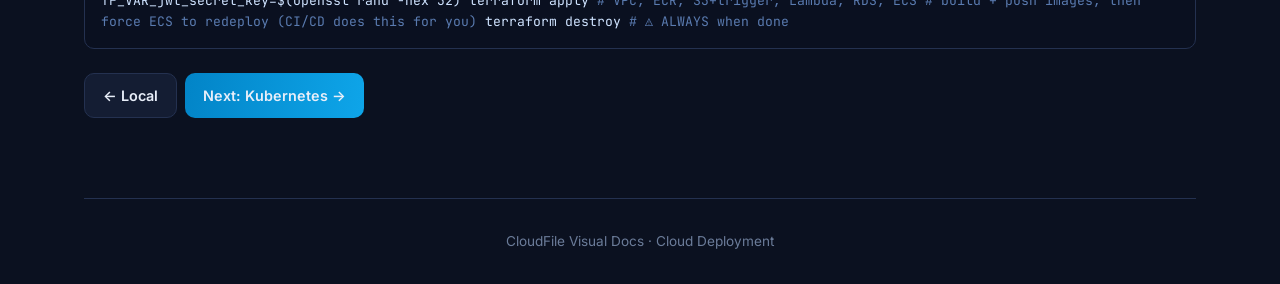
<file: cloudfile-platform/visual-docs/08-cloud-deployment.html>
<!DOCTYPE html>
<html lang="en">
<head>
<meta charset="UTF-8" />
<meta name="viewport" content="width=device-width, initial-scale=1.0" />
<title>Cloud Deployment — CloudFile Visual Docs</title>
<link rel="stylesheet" href="assets/styles.css" />
</head>
<body>
<nav class="nav">
  <a class="nav-brand" href="index.html"><span class="dot"></span> CloudFile</a>
  <div class="nav-links">
    <a href="07-local-deployment.html">← Local</a>
    <a href="index.html">Home</a>
    <a href="09-kubernetes.html">Kubernetes →</a>
  </div>
</nav>

<div class="container">
  <section class="section">
    <div class="badge fade">☁️ Page 08</div>
    <h2 class="fade d1">Cloud Deployment on AWS</h2>
    <p class="sub fade d2">Two animations: the <b>CI/CD pipeline</b> that ships your code, and the <b>AWS topology</b> it runs on. Free-tier-first.</p>

    <div class="note warn">
      <span class="warn-title">💸 Cost reminder:</span> always run
      <code>terraform destroy</code> after testing. EKS control plane and NAT
      gateways bill hourly. The default path uses ECS Fargate + Lambda + S3 +
      RDS db.t3.micro to stay cheap.
    </div>

    <h3>1 · CI/CD Pipeline (GitHub Actions)</h3>
    <div class="panel">
      <svg id="svgci" viewBox="0 0 980 170" role="img" aria-label="CI/CD pipeline">
        <g id="c-push" class="node" style="color:var(--text)" data-cx="80" data-cy="85">
          <rect x="20" y="55" width="120" height="60" rx="12" fill="#1b2744" stroke="#64748b"/>
          <text x="80" y="82" text-anchor="middle" class="svg-label">git push</text>
          <text x="80" y="100" text-anchor="middle" class="svg-sub">main</text>
        </g>
        <g id="c-test" class="node" style="color:var(--search)">
          <rect x="190" y="55" width="130" height="60" rx="12" fill="#1b2744" stroke="var(--search)"/>
          <text x="255" y="82" text-anchor="middle" class="svg-label">test matrix</text>
          <text x="255" y="100" text-anchor="middle" class="svg-sub">ruff · pytest</text>
        </g>
        <g id="c-build" class="node" style="color:var(--files)">
          <rect x="370" y="55" width="130" height="60" rx="12" fill="#1b2744" stroke="var(--files)"/>
          <text x="435" y="82" text-anchor="middle" class="svg-label">docker build</text>
          <text x="435" y="100" text-anchor="middle" class="svg-sub">3 images</text>
        </g>
        <g id="c-ecr" class="node" style="color:var(--aws)">
          <rect x="550" y="55" width="130" height="60" rx="12" fill="#2a2411" stroke="var(--aws)"/>
          <text x="615" y="82" text-anchor="middle" class="svg-label">push → ECR</text>
          <text x="615" y="100" text-anchor="middle" class="svg-sub">registry</text>
        </g>
        <g id="c-deploy" class="node" style="color:var(--aws)">
          <rect x="730" y="55" width="150" height="60" rx="12" fill="#2a2411" stroke="var(--aws)"/>
          <text x="805" y="82" text-anchor="middle" class="svg-label">ECS deploy</text>
          <text x="805" y="100" text-anchor="middle" class="svg-sub">force-new</text>
        </g>
        <line id="ce1" class="edge" x1="140" y1="85" x2="190" y2="85" stroke="#64748b" stroke-width="2"/>
        <line id="ce2" class="edge" x1="320" y1="85" x2="370" y2="85" stroke="var(--search)" stroke-width="2"/>
        <line id="ce3" class="edge" x1="500" y1="85" x2="550" y2="85" stroke="var(--files)" stroke-width="2"/>
        <line id="ce4" class="edge" x1="680" y1="85" x2="730" y2="85" stroke="var(--aws)" stroke-width="2"/>
      </svg>
      <div class="player">
        <button class="btn btn-primary" id="playci">▶ Play pipeline</button>
        <button class="btn" id="stepci">Step</button>
        <button class="btn" id="resetci">Reset</button>
      </div>
      <div class="progress"><div class="bar" id="barci"></div></div>
      <div class="caption" id="captionci"></div>
    </div>

    <h3 style="margin-top:32px">2 · AWS Topology — follow the file</h3>
    <div class="panel">
      <svg id="svgaws" viewBox="0 0 980 420" role="img" aria-label="AWS topology">
        <rect x="20" y="20" width="700" height="380" rx="16" fill="none" stroke="#243150" stroke-dasharray="4 6"/>
        <text x="36" y="46" class="svg-sub">VPC · public subnets (no NAT, free-tier-friendly)</text>

        <!-- ECS services -->
        <g id="a-auth" class="node" style="color:var(--auth)">
          <rect x="60" y="80" width="150" height="66" rx="12" fill="#1b2744" stroke="var(--auth)"/>
          <text x="135" y="110" text-anchor="middle" class="svg-label">auth (Fargate)</text>
          <text x="135" y="128" text-anchor="middle" class="svg-sub">:8001</text>
        </g>
        <g id="a-files" class="node" style="color:var(--files)">
          <rect x="60" y="170" width="150" height="66" rx="12" fill="#1b2744" stroke="var(--files)"/>
          <text x="135" y="200" text-anchor="middle" class="svg-label">files (Fargate)</text>
          <text x="135" y="218" text-anchor="middle" class="svg-sub">:8002</text>
        </g>
        <g id="a-search" class="node" style="color:var(--search)">
          <rect x="60" y="260" width="150" height="66" rx="12" fill="#1b2744" stroke="var(--search)"/>
          <text x="135" y="290" text-anchor="middle" class="svg-label">search (Fargate)</text>
          <text x="135" y="308" text-anchor="middle" class="svg-sub">:8003</text>
        </g>

        <!-- RDS -->
        <g id="a-rds" class="node" style="color:var(--db)">
          <rect x="300" y="170" width="150" height="66" rx="12" fill="#1b2744" stroke="var(--db)"/>
          <text x="375" y="200" text-anchor="middle" class="svg-label">RDS Postgres</text>
          <text x="375" y="218" text-anchor="middle" class="svg-sub">db.t3.micro</text>
        </g>

        <!-- S3 -->
        <g id="a-s3" class="node" style="color:var(--s3)">
          <rect x="300" y="80" width="150" height="66" rx="12" fill="#13241a" stroke="var(--s3)"/>
          <text x="375" y="110" text-anchor="middle" class="svg-label">S3 bucket</text>
          <text x="375" y="128" text-anchor="middle" class="svg-sub">uploads/</text>
        </g>

        <!-- Lambda -->
        <g id="a-lambda" class="node" style="color:var(--processor)">
          <rect x="540" y="80" width="150" height="66" rx="12" fill="#2a2411" stroke="var(--processor)"/>
          <text x="615" y="110" text-anchor="middle" class="svg-label">Lambda</text>
          <text x="615" y="128" text-anchor="middle" class="svg-sub">processor</text>
        </g>

        <!-- Notification outside (separate) -->
        <rect x="740" y="20" width="220" height="380" rx="16" fill="none" stroke="#5a2a46" stroke-dasharray="4 6"/>
        <text x="756" y="46" class="svg-sub">separate deploy</text>
        <g id="a-notify" class="node" style="color:var(--notify)">
          <rect x="770" y="170" width="160" height="66" rx="12" fill="#2a1726" stroke="var(--notify)"/>
          <text x="850" y="200" text-anchor="middle" class="svg-label">notification</text>
          <text x="850" y="218" text-anchor="middle" class="svg-sub">+ SES (opt)</text>
        </g>

        <!-- edges -->
        <line id="ae-auth-rds" class="edge" x1="210" y1="113" x2="300" y2="190" stroke="var(--auth)" stroke-width="2"/>
        <line id="ae-files-rds" class="edge" x1="210" y1="203" x2="300" y2="203" stroke="var(--files)" stroke-width="2"/>
        <line id="ae-search-rds" class="edge" x1="210" y1="293" x2="300" y2="216" stroke="var(--search)" stroke-width="2"/>
        <line id="ae-files-s3" class="edge" x1="210" y1="190" x2="300" y2="120" stroke="var(--files)" stroke-width="2"/>
        <line id="ae-s3-lambda" class="edge" x1="450" y1="113" x2="540" y2="113" stroke="var(--processor)" stroke-width="2"/>
        <line id="ae-lambda-rds" class="edge" x1="615" y1="146" x2="420" y2="170" stroke="var(--processor)" stroke-width="2"/>
        <line id="ae-files-notify" class="edge" x1="210" y1="215" x2="770" y2="203" stroke="var(--notify)" stroke-width="2"/>
      </svg>
      <div class="player">
        <button class="btn btn-primary" id="playaws">▶ Play file journey</button>
        <button class="btn" id="stepaws">Step</button>
        <button class="btn" id="resetaws">Reset</button>
      </div>
      <div class="progress"><div class="bar" id="baraws"></div></div>
      <div class="caption" id="captionaws"></div>
    </div>

    <h3 style="margin-top:32px">The commands</h3>
    <div class="code">
cd cloudfile-platform/infra/terraform
terraform init
export TF_VAR_db_password=$(openssl rand -hex 16)
export TF_VAR_jwt_secret_key=$(openssl rand -hex 32)
terraform apply            <span class="c"># VPC, ECR, S3+trigger, Lambda, RDS, ECS</span>

<span class="c"># build + push images, then force ECS to redeploy (CI/CD does this for you)</span>

terraform destroy          <span class="c"># ⚠️ ALWAYS when done</span>
    </div>

    <div class="btn-row" style="justify-content:flex-start">
      <a class="btn" href="07-local-deployment.html">← Local</a>
      <a class="btn btn-primary" href="09-kubernetes.html">Next: Kubernetes →</a>
    </div>
  </section>
  <div class="footer">CloudFile Visual Docs · Cloud Deployment</div>
</div>

<script src="assets/app.js"></script>
<script>
const ciSteps = [
  { caption:"You push to <code>main</code>. GitHub Actions picks up the workflow.", nodes:['c-push'] },
  { caption:"The <b>test matrix</b> runs ruff + pytest for auth, files, and search in parallel. A failure stops the pipeline here.", nodes:['c-test','ce1'] },
  { caption:"On green, each service is built as a <b>multi-stage Docker image</b>.", nodes:['c-build','ce2'] },
  { caption:"Images are pushed to <b>Amazon ECR</b> (private registry), tagged with the commit SHA and <code>latest</code>.", nodes:['c-ecr','ce3'] },
  { caption:"The pipeline forces a new <b>ECS Fargate</b> deployment, which pulls the new images and rolls pods with health checks.", nodes:['c-deploy','ce4'] },
];
const ci = new StepPlayer({ svg:'svgci', steps:ciSteps, caption:'captionci', bar:'barci' });
wirePlayer(ci, { play:'playci', step:'stepci', reset:'resetci' });

const awsSteps = [
  { caption:"A user calls the <b>files</b> service running on ECS Fargate (public subnet, public IP — no NAT gateway, saving cost).", nodes:['a-files'] },
  { caption:"files issues an S3 presigned URL; the client uploads the file directly to the <b>S3 bucket</b>.", nodes:['a-files','a-s3','ae-files-s3'] },
  { caption:"S3 emits an <code>ObjectCreated</code> event that triggers the <b>processor Lambda</b>.", nodes:['a-s3','a-lambda','ae-s3-lambda'] },
  { caption:"The Lambda makes a thumbnail, then updates the file row in <b>RDS Postgres</b> (status → processed).", nodes:['a-lambda','a-rds','ae-lambda-rds'] },
  { caption:"files also records metadata in RDS; <b>search</b> reads the same database to answer queries.", nodes:['a-files','a-search','a-rds','ae-files-rds','ae-search-rds'] },
  { caption:"files calls the separately-deployed <b>notification</b> service (SES for real email). All auth uses the shared JWT secret.", nodes:['a-files','a-notify','ae-files-notify'] },
];
const aws = new StepPlayer({ svg:'svgaws', steps:awsSteps, caption:'captionaws', bar:'baraws' });
wirePlayer(aws, { play:'playaws', step:'stepaws', reset:'resetaws' });
</script>
</body>
</html>
</file>
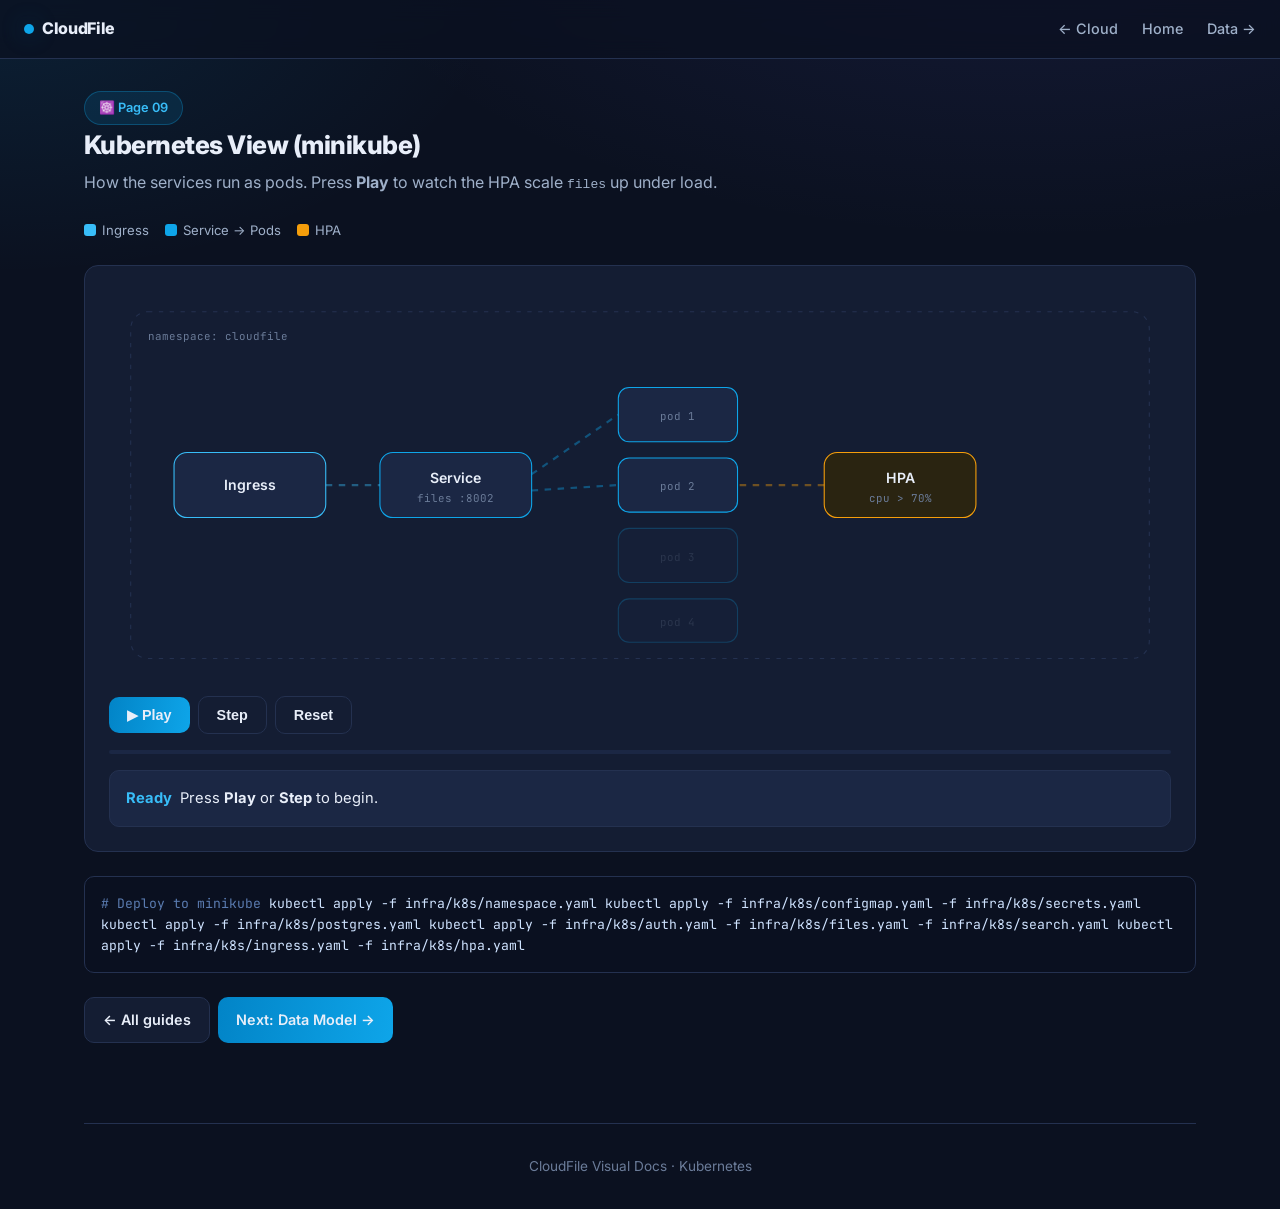
<file: cloudfile-platform/visual-docs/09-kubernetes.html>
<!DOCTYPE html>
<html lang="en">
<head>
<meta charset="UTF-8" />
<meta name="viewport" content="width=device-width, initial-scale=1.0" />
<title>Kubernetes — CloudFile Visual Docs</title>
<link rel="stylesheet" href="assets/styles.css" />
</head>
<body>
<nav class="nav">
  <a class="nav-brand" href="index.html"><span class="dot"></span> CloudFile</a>
  <div class="nav-links"><a href="08-cloud-deployment.html">← Cloud</a><a href="index.html">Home</a><a href="10-data-model.html">Data →</a></div>
</nav>

<div class="container">
  <section class="section">
    <div class="badge fade">☸️ Page 09</div>
    <h2 class="fade d1">Kubernetes View (minikube)</h2>
    <p class="sub fade d2">How the services run as pods. Press <b>Play</b> to watch the HPA scale <code>files</code> up under load.</p>

    <div class="legend">
      <span class="item"><span class="swatch" style="background:var(--brand-400)"></span>Ingress</span>
      <span class="item"><span class="swatch" style="background:var(--files)"></span>Service → Pods</span>
      <span class="item"><span class="swatch" style="background:var(--amber)"></span>HPA</span>
    </div>

    <div class="panel">
      <svg id="svg" viewBox="0 0 980 360" role="img" aria-label="Kubernetes view">
        <rect x="20" y="20" width="940" height="320" rx="16" fill="none" stroke="#243150" stroke-dasharray="4 6"/>
        <text x="36" y="46" class="svg-sub">namespace: cloudfile</text>

        <g id="n-ingress" class="node" style="color:var(--brand-400)"><rect x="60" y="150" width="140" height="60" rx="12" fill="#1b2744" stroke="var(--brand-400)"/><text x="130" y="185" text-anchor="middle" class="svg-label">Ingress</text></g>

        <g id="n-svc" class="node" style="color:var(--files)"><rect x="250" y="150" width="140" height="60" rx="12" fill="#1b2744" stroke="var(--files)"/><text x="320" y="178" text-anchor="middle" class="svg-label">Service</text><text x="320" y="196" text-anchor="middle" class="svg-sub">files :8002</text></g>

        <!-- pods -->
        <g id="pod1" class="node" style="color:var(--files)"><rect x="470" y="90" width="110" height="50" rx="10" fill="#1b2744" stroke="var(--files)"/><text x="525" y="120" text-anchor="middle" class="svg-sub">pod 1</text></g>
        <g id="pod2" class="node" style="color:var(--files)"><rect x="470" y="155" width="110" height="50" rx="10" fill="#1b2744" stroke="var(--files)"/><text x="525" y="185" text-anchor="middle" class="svg-sub">pod 2</text></g>
        <g id="pod3" class="node" style="color:var(--files)" opacity="0.25"><rect x="470" y="220" width="110" height="50" rx="10" fill="#1b2744" stroke="var(--files)"/><text x="525" y="250" text-anchor="middle" class="svg-sub">pod 3</text></g>
        <g id="pod4" class="node" style="color:var(--files)" opacity="0.25"><rect x="470" y="285" width="110" height="40" rx="10" fill="#1b2744" stroke="var(--files)"/><text x="525" y="310" text-anchor="middle" class="svg-sub">pod 4</text></g>

        <g id="n-hpa" class="node" style="color:var(--amber)"><rect x="660" y="150" width="140" height="60" rx="12" fill="#2a2411" stroke="var(--amber)"/><text x="730" y="178" text-anchor="middle" class="svg-label">HPA</text><text x="730" y="196" text-anchor="middle" class="svg-sub">cpu &gt; 70%</text></g>

        <line id="e1" class="edge" x1="200" y1="180" x2="250" y2="180" stroke="var(--brand-400)" stroke-width="2"/>
        <line id="e2" class="edge" x1="390" y1="170" x2="470" y2="115" stroke="var(--files)" stroke-width="2"/>
        <line id="e3" class="edge" x1="390" y1="185" x2="470" y2="180" stroke="var(--files)" stroke-width="2"/>
        <line id="e-hpa" class="edge" x1="660" y1="180" x2="580" y2="180" stroke="var(--amber)" stroke-width="2"/>
      </svg>
      <div class="player"><button class="btn btn-primary" id="play">▶ Play</button><button class="btn" id="step">Step</button><button class="btn" id="reset">Reset</button></div>
      <div class="progress"><div class="bar" id="bar"></div></div>
      <div class="caption" id="caption"></div>
    </div>

    <div class="code"><span class="c"># Deploy to minikube</span>
kubectl apply -f infra/k8s/namespace.yaml
kubectl apply -f infra/k8s/configmap.yaml -f infra/k8s/secrets.yaml
kubectl apply -f infra/k8s/postgres.yaml
kubectl apply -f infra/k8s/auth.yaml -f infra/k8s/files.yaml -f infra/k8s/search.yaml
kubectl apply -f infra/k8s/ingress.yaml -f infra/k8s/hpa.yaml</div>

    <div class="btn-row" style="justify-content:flex-start"><a class="btn" href="index.html">← All guides</a><a class="btn btn-primary" href="10-data-model.html">Next: Data Model →</a></div>
  </section>
  <div class="footer">CloudFile Visual Docs · Kubernetes</div>
</div>
<script src="assets/app.js"></script>
<script>
function show(id,o){const e=document.getElementById(id); if(e) e.setAttribute('opacity',o);}
const steps = [
  { caption:"The <b>Ingress</b> routes <code>/files</code> traffic to the files <b>Service</b>.", nodes:['n-ingress','n-svc','e1'] },
  { caption:"The Service load-balances across the running <b>pods</b> (replicas: 2 to start).", nodes:['n-svc','pod1','pod2','e2','e3'] },
  { caption:"The <b>HPA</b> watches CPU. Traffic rises and CPU crosses 70%...", nodes:['n-hpa','e-hpa'] },
  { caption:"HPA scales up: pod 3 is created to handle the load.", nodes:['n-hpa','pod3'], after:()=>show('pod3',1) },
  { caption:"Load keeps climbing — pod 4 spins up (max 5). When load drops, HPA scales back down.", nodes:['n-hpa','pod4'], after:()=>show('pod4',1) },
];
const player = new StepPlayer({ svg:'svg', steps, caption:'caption', bar:'bar' });
const origStep=player.step.bind(player); player.step=function(){origStep(); const s=this.steps[this.i]; if(s&&s.after)s.after();};
const origReset=player.reset.bind(player); player.reset=function(){show('pod3',0.25);show('pod4',0.25);origReset();};
wirePlayer(player, { play:'play', step:'step', reset:'reset' });
</script>
</body>
</html>
</file>
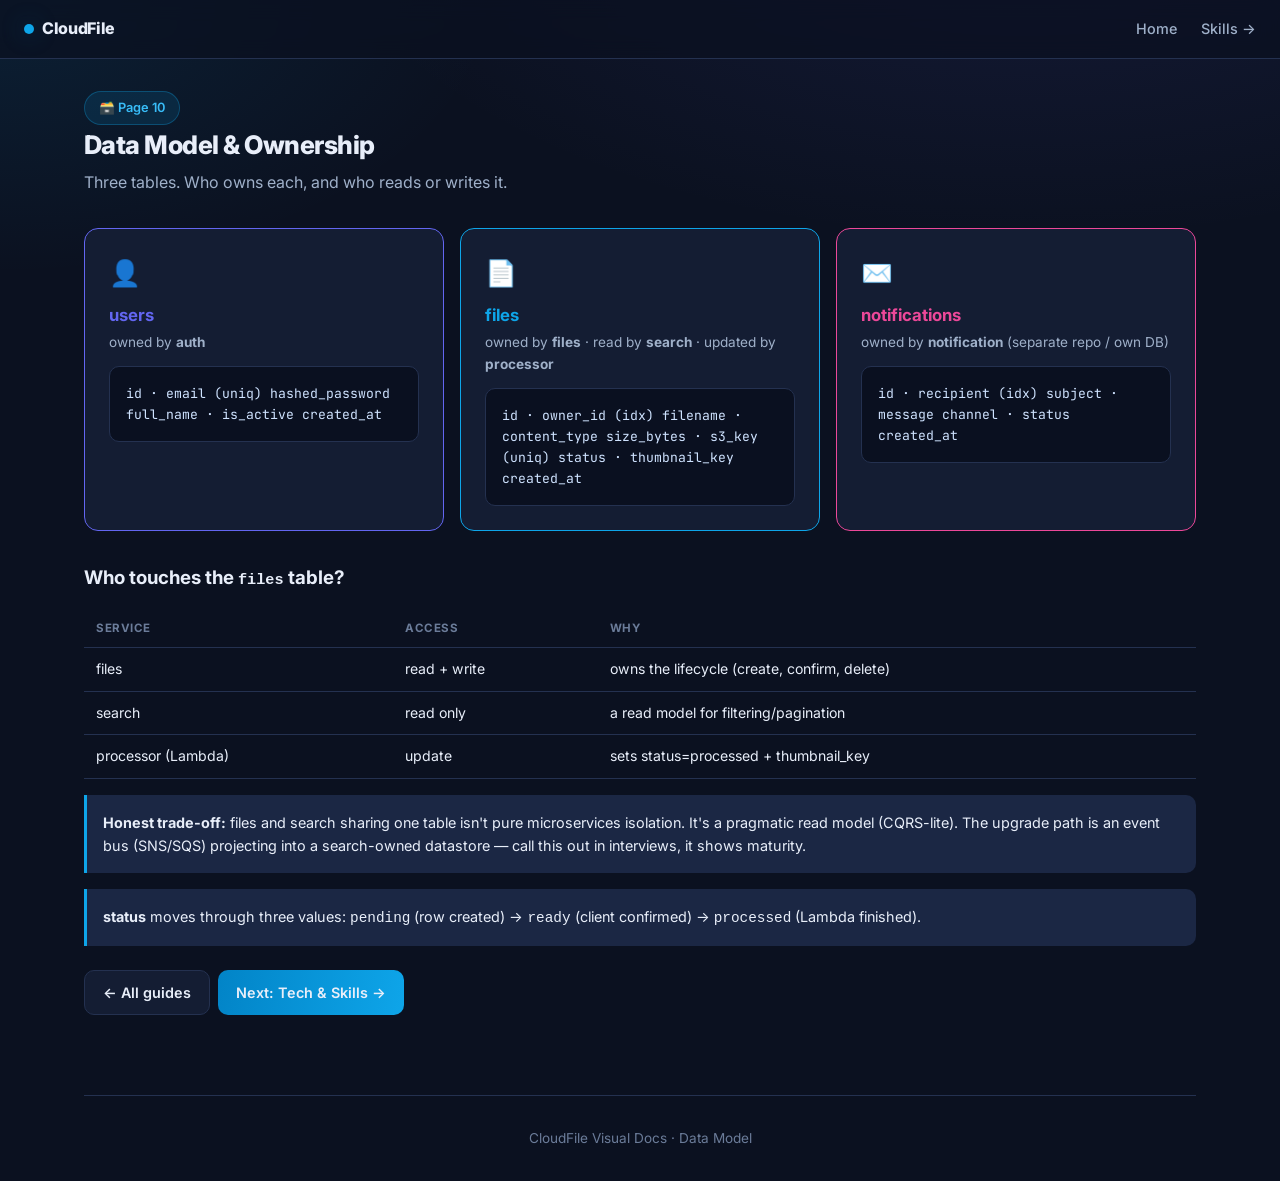
<file: cloudfile-platform/visual-docs/10-data-model.html>
<!DOCTYPE html>
<html lang="en">
<head>
<meta charset="UTF-8" />
<meta name="viewport" content="width=device-width, initial-scale=1.0" />
<title>Data Model — CloudFile Visual Docs</title>
<link rel="stylesheet" href="assets/styles.css" />
</head>
<body>
<nav class="nav">
  <a class="nav-brand" href="index.html"><span class="dot"></span> CloudFile</a>
  <div class="nav-links"><a href="index.html">Home</a><a href="11-tech-skills.html">Skills →</a></div>
</nav>

<div class="container">
  <section class="section">
    <div class="badge fade">🗃️ Page 10</div>
    <h2 class="fade d1">Data Model &amp; Ownership</h2>
    <p class="sub fade d2">Three tables. Who owns each, and who reads or writes it.</p>

    <div class="grid">
      <div class="card" style="border-color:var(--auth)">
        <div class="icon">👤</div><h3 style="color:var(--auth)">users</h3>
        <p>owned by <b>auth</b></p>
        <div class="code code-sm" style="margin-top:12px">id · email (uniq)
hashed_password
full_name · is_active
created_at</div>
      </div>
      <div class="card" style="border-color:var(--files)">
        <div class="icon">📄</div><h3 style="color:var(--files)">files</h3>
        <p>owned by <b>files</b> · read by <b>search</b> · updated by <b>processor</b></p>
        <div class="code code-sm" style="margin-top:12px">id · owner_id (idx)
filename · content_type
size_bytes · s3_key (uniq)
status · thumbnail_key
created_at</div>
      </div>
      <div class="card" style="border-color:var(--notify)">
        <div class="icon">✉️</div><h3 style="color:var(--notify)">notifications</h3>
        <p>owned by <b>notification</b> (separate repo / own DB)</p>
        <div class="code code-sm" style="margin-top:12px">id · recipient (idx)
subject · message
channel · status
created_at</div>
      </div>
    </div>

    <h3>Who touches the <code>files</code> table?</h3>
    <table>
      <tr><th>Service</th><th>Access</th><th>Why</th></tr>
      <tr><td>files</td><td>read + write</td><td>owns the lifecycle (create, confirm, delete)</td></tr>
      <tr><td>search</td><td>read only</td><td>a read model for filtering/pagination</td></tr>
      <tr><td>processor (Lambda)</td><td>update</td><td>sets status=processed + thumbnail_key</td></tr>
    </table>

    <div class="note"><b>Honest trade-off:</b> files and search sharing one table isn't pure microservices isolation. It's a pragmatic read model (CQRS-lite). The upgrade path is an event bus (SNS/SQS) projecting into a search-owned datastore — call this out in interviews, it shows maturity.</div>

    <div class="note"><b>status</b> moves through three values: <code>pending</code> (row created) → <code>ready</code> (client confirmed) → <code>processed</code> (Lambda finished).</div>

    <div class="btn-row" style="justify-content:flex-start"><a class="btn" href="index.html">← All guides</a><a class="btn btn-primary" href="11-tech-skills.html">Next: Tech &amp; Skills →</a></div>
  </section>
  <div class="footer">CloudFile Visual Docs · Data Model</div>
</div>
</body>
</html>
</file>
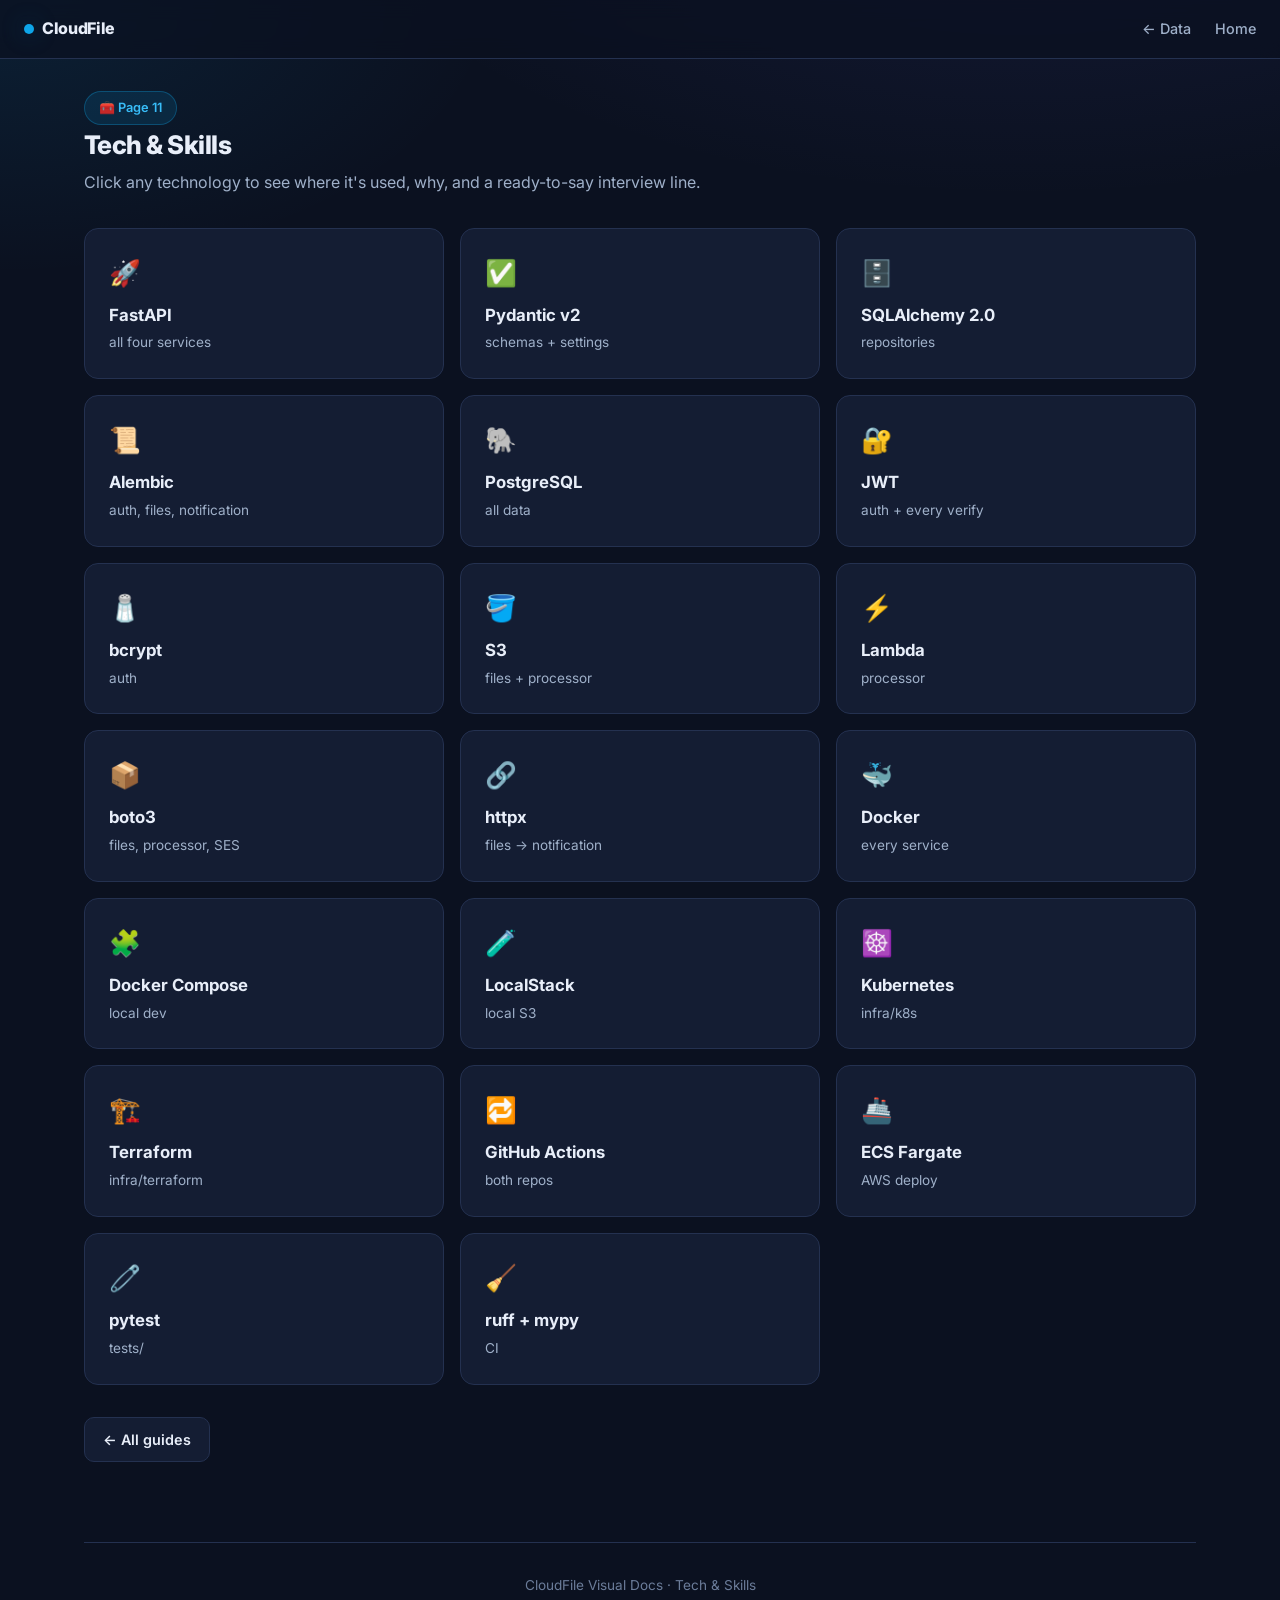
<file: cloudfile-platform/visual-docs/11-tech-skills.html>
<!DOCTYPE html>
<html lang="en">
<head>
<meta charset="UTF-8" />
<meta name="viewport" content="width=device-width, initial-scale=1.0" />
<title>Tech & Skills — CloudFile Visual Docs</title>
<link rel="stylesheet" href="assets/styles.css" />
</head>
<body>
<nav class="nav">
  <a class="nav-brand" href="index.html"><span class="dot"></span> CloudFile</a>
  <div class="nav-links"><a href="10-data-model.html">← Data</a><a href="index.html">Home</a></div>
</nav>

<div class="container">
  <section class="section">
    <div class="badge fade">🧰 Page 11</div>
    <h2 class="fade d1">Tech &amp; Skills</h2>
    <p class="sub fade d2">Click any technology to see where it's used, why, and a ready-to-say interview line.</p>

    <div class="grid" id="chips"></div>

    <div class="panel" id="detail" style="display:none">
      <h3 id="d-name"></h3>
      <p id="d-where"></p>
      <div class="note" id="d-line"></div>
    </div>

    <div class="btn-row" style="justify-content:flex-start"><a class="btn" href="index.html">← All guides</a></div>
  </section>
  <div class="footer">CloudFile Visual Docs · Tech &amp; Skills</div>
</div>

<script>
const tech = [
  ["FastAPI","🚀","all four services","“I used FastAPI for async endpoints, dependency injection, and auto-generated OpenAPI docs.”"],
  ["Pydantic v2","✅","schemas + settings","“Request/response validation and 12-factor settings come from Pydantic models.”"],
  ["SQLAlchemy 2.0","🗄️","repositories","“Async ORM with AsyncSession and select() for non-blocking DB access.”"],
  ["Alembic","📜","auth, files, notification","“Versioned schema migrations with an async env.py.”"],
  ["PostgreSQL","🐘","all data","“Relational metadata with indexing and ILIKE search.”"],
  ["JWT","🔐","auth + every verify","“HS256 tokens signed by auth and verified locally everywhere via a shared secret.”"],
  ["bcrypt","🧂","auth","“Salted password hashing — never store plaintext.”"],
  ["S3","🪣","files + processor","“Direct-to-S3 uploads with presigned URLs keep services stateless.”"],
  ["Lambda","⚡","processor","“Event-driven thumbnails/metadata — scales to zero when idle.”"],
  ["boto3","📦","files, processor, SES","“AWS SDK, called from async code via run_in_threadpool.”"],
  ["httpx","🔗","files → notification","“Async HTTP for inter-service calls, forwarding the JWT.”"],
  ["Docker","🐳","every service","“Multi-stage builds, non-root user, slim images.”"],
  ["Docker Compose","🧩","local dev","“One command spins up the whole stack with healthchecks.”"],
  ["LocalStack","🧪","local S3","“Emulates AWS locally so uploads work with no real account.”"],
  ["Kubernetes","☸️","infra/k8s","“Deployments, Services, Ingress, HPA, ConfigMaps, Secrets, probes.”"],
  ["Terraform","🏗️","infra/terraform","“Reproducible AWS infra — VPC, ECR, S3, Lambda, RDS, ECS.”"],
  ["GitHub Actions","🔁","both repos","“Matrixed test → build → ECR → ECS deploy.”"],
  ["ECS Fargate","🚢","AWS deploy","“Serverless containers, no control-plane fee — cost control.”"],
  ["pytest","🧷","tests/","“Async API tests with SQLite + fakes, no external deps.”"],
  ["ruff + mypy","🧹","CI","“Fast linting and static typing on every PR.”"],
];
const chips=document.getElementById('chips');
tech.forEach(([name,icon,where,line])=>{
  const a=document.createElement('a');
  a.className='card'; a.style.cursor='pointer';
  a.innerHTML='<div class="icon">'+icon+'</div><h3>'+name+'</h3><p>'+where+'</p>';
  a.onclick=()=>{
    document.getElementById('detail').style.display='block';
    document.getElementById('d-name').textContent=icon+' '+name;
    document.getElementById('d-where').innerHTML='<b>Where:</b> '+where;
    document.getElementById('d-line').innerHTML='<b>Say it:</b> '+line;
    document.getElementById('detail').scrollIntoView({behavior:'smooth',block:'nearest'});
  };
  chips.appendChild(a);
});
</script>
</body>
</html>
</file>
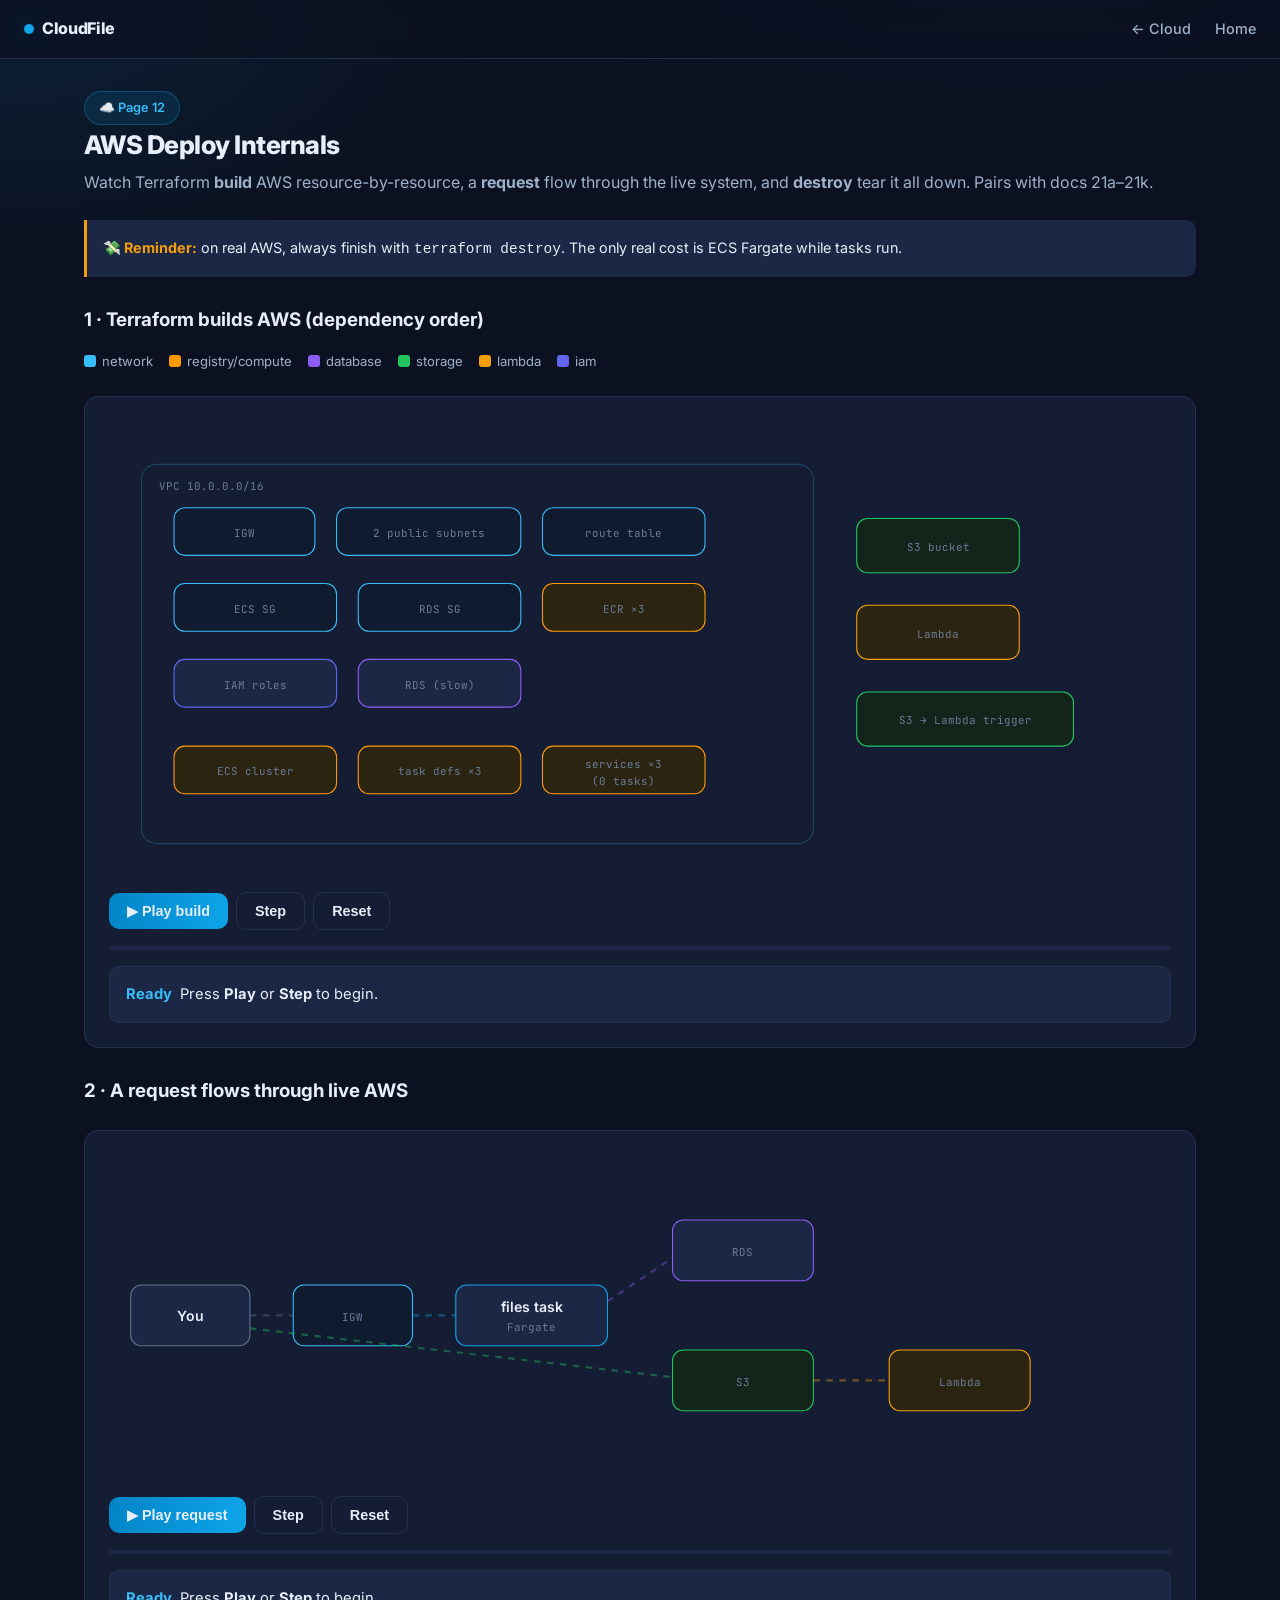
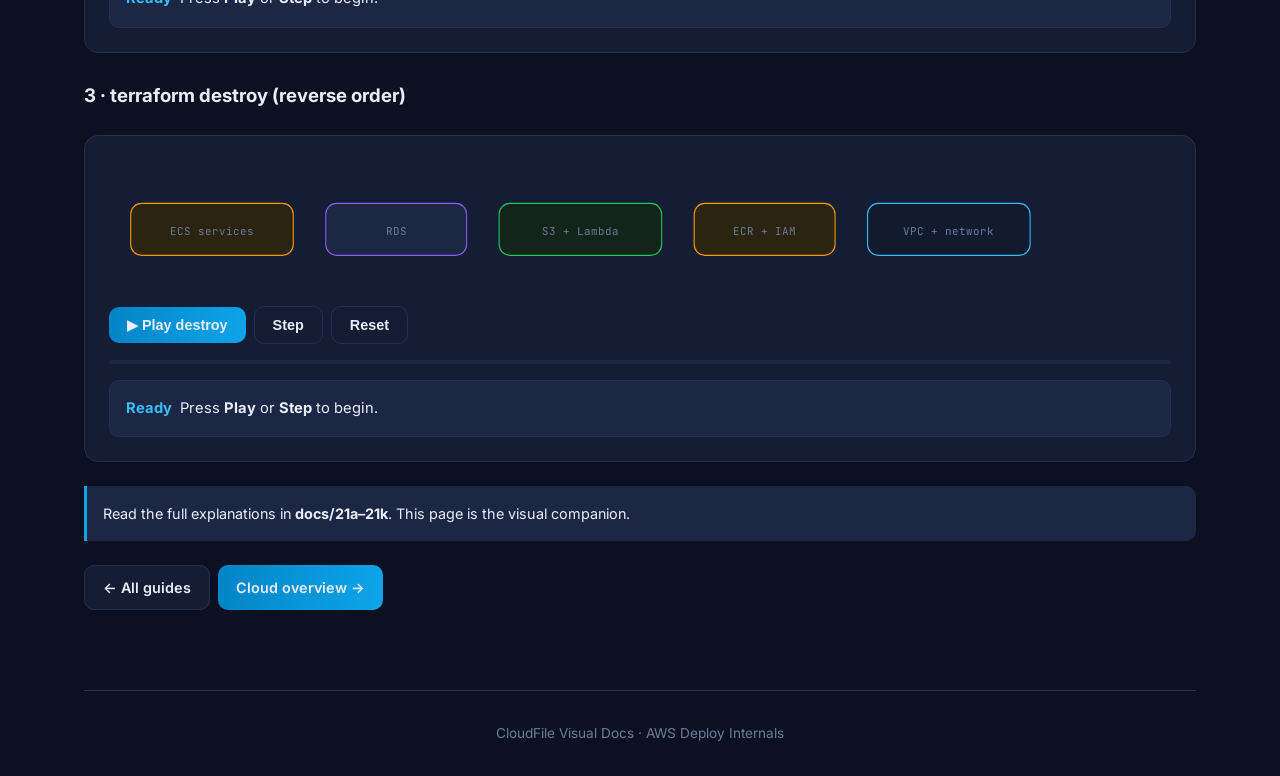
<file: cloudfile-platform/visual-docs/12-aws-deploy-internals.html>
<!DOCTYPE html>
<html lang="en">
<head>
<meta charset="UTF-8" />
<meta name="viewport" content="width=device-width, initial-scale=1.0" />
<title>AWS Deploy Internals — CloudFile Visual Docs</title>
<link rel="stylesheet" href="assets/styles.css" />
</head>
<body>
<nav class="nav">
  <a class="nav-brand" href="index.html"><span class="dot"></span> CloudFile</a>
  <div class="nav-links">
    <a href="08-cloud-deployment.html">← Cloud</a>
    <a href="index.html">Home</a>
  </div>
</nav>

<div class="container">
  <section class="section">
    <div class="badge fade">☁️ Page 12</div>
    <h2 class="fade d1">AWS Deploy Internals</h2>
    <p class="sub fade d2">Watch Terraform <b>build</b> AWS resource-by-resource, a <b>request</b> flow through the live system, and <b>destroy</b> tear it all down. Pairs with docs 21a–21k.</p>

    <div class="note warn">
      <span class="warn-title">💸 Reminder:</span> on real AWS, always finish with
      <code>terraform destroy</code>. The only real cost is ECS Fargate while tasks run.
    </div>

    <!-- ===================== Animation 1: BUILD ===================== -->
    <h3 style="margin-top:28px">1 · Terraform builds AWS (dependency order)</h3>
    <div class="legend">
      <span class="item"><span class="swatch" style="background:var(--brand-400)"></span>network</span>
      <span class="item"><span class="swatch" style="background:var(--aws)"></span>registry/compute</span>
      <span class="item"><span class="swatch" style="background:var(--db)"></span>database</span>
      <span class="item"><span class="swatch" style="background:var(--s3)"></span>storage</span>
      <span class="item"><span class="swatch" style="background:var(--processor)"></span>lambda</span>
      <span class="item"><span class="swatch" style="background:var(--auth)"></span>iam</span>
    </div>
    <div class="panel">
      <svg id="svgbuild" viewBox="0 0 980 420" role="img" aria-label="Terraform build order">
        <!-- VPC container -->
        <rect id="b-vpc" class="node" style="color:var(--brand-400)" x="30" y="40" width="620" height="350" rx="14" fill="none" stroke="var(--brand-400)" opacity="0.25"/>
        <text x="46" y="64" class="svg-sub">VPC 10.0.0.0/16</text>

        <g id="b-igw" class="node" style="color:var(--brand-400)"><rect x="60" y="80" width="130" height="44" rx="10" fill="#101b30" stroke="var(--brand-400)"/><text x="125" y="107" text-anchor="middle" class="svg-sub">IGW</text></g>
        <g id="b-subnets" class="node" style="color:var(--brand-400)"><rect x="210" y="80" width="170" height="44" rx="10" fill="#101b30" stroke="var(--brand-400)"/><text x="295" y="107" text-anchor="middle" class="svg-sub">2 public subnets</text></g>
        <g id="b-rt" class="node" style="color:var(--brand-400)"><rect x="400" y="80" width="150" height="44" rx="10" fill="#101b30" stroke="var(--brand-400)"/><text x="475" y="107" text-anchor="middle" class="svg-sub">route table</text></g>

        <g id="b-ecssg" class="node" style="color:var(--brand-400)"><rect x="60" y="150" width="150" height="44" rx="10" fill="#101b30" stroke="var(--brand-400)"/><text x="135" y="177" text-anchor="middle" class="svg-sub">ECS SG</text></g>
        <g id="b-rdssg" class="node" style="color:var(--brand-400)"><rect x="230" y="150" width="150" height="44" rx="10" fill="#101b30" stroke="var(--brand-400)"/><text x="305" y="177" text-anchor="middle" class="svg-sub">RDS SG</text></g>

        <g id="b-ecr" class="node" style="color:var(--aws)"><rect x="400" y="150" width="150" height="44" rx="10" fill="#2a2411" stroke="var(--aws)"/><text x="475" y="177" text-anchor="middle" class="svg-sub">ECR ×3</text></g>
        <g id="b-iam" class="node" style="color:var(--auth)"><rect x="60" y="220" width="150" height="44" rx="10" fill="#1b2744" stroke="var(--auth)"/><text x="135" y="247" text-anchor="middle" class="svg-sub">IAM roles</text></g>
        <g id="b-rds" class="node" style="color:var(--db)"><rect x="230" y="220" width="150" height="44" rx="10" fill="#1b2744" stroke="var(--db)"/><text x="305" y="247" text-anchor="middle" class="svg-sub">RDS (slow)</text></g>

        <g id="b-cluster" class="node" style="color:var(--aws)"><rect x="60" y="300" width="150" height="44" rx="10" fill="#2a2411" stroke="var(--aws)"/><text x="135" y="327" text-anchor="middle" class="svg-sub">ECS cluster</text></g>
        <g id="b-taskdef" class="node" style="color:var(--aws)"><rect x="230" y="300" width="150" height="44" rx="10" fill="#2a2411" stroke="var(--aws)"/><text x="305" y="327" text-anchor="middle" class="svg-sub">task defs ×3</text></g>
        <g id="b-svc" class="node" style="color:var(--aws)"><rect x="400" y="300" width="150" height="44" rx="10" fill="#2a2411" stroke="var(--aws)"/><text x="475" y="320" text-anchor="middle" class="svg-sub">services ×3</text><text x="475" y="336" text-anchor="middle" class="svg-sub">(0 tasks)</text></g>

        <!-- Outside VPC -->
        <g id="b-s3" class="node" style="color:var(--s3)"><rect x="690" y="90" width="150" height="50" rx="10" fill="#13241a" stroke="var(--s3)"/><text x="765" y="120" text-anchor="middle" class="svg-sub">S3 bucket</text></g>
        <g id="b-lambda" class="node" style="color:var(--processor)"><rect x="690" y="170" width="150" height="50" rx="10" fill="#2a2411" stroke="var(--processor)"/><text x="765" y="200" text-anchor="middle" class="svg-sub">Lambda</text></g>
        <g id="b-notif" class="node" style="color:var(--s3)"><rect x="690" y="250" width="200" height="50" rx="10" fill="#13241a" stroke="var(--s3)"/><text x="790" y="280" text-anchor="middle" class="svg-sub">S3 → Lambda trigger</text></g>
      </svg>
      <div class="player">
        <button class="btn btn-primary" id="playb">▶ Play build</button>
        <button class="btn" id="stepb">Step</button>
        <button class="btn" id="resetb">Reset</button>
      </div>
      <div class="progress"><div class="bar" id="barb"></div></div>
      <div class="caption" id="captionb"></div>
    </div>

    <!-- ===================== Animation 2: REQUEST ===================== -->
    <h3 style="margin-top:28px">2 · A request flows through live AWS</h3>
    <div class="panel">
      <svg id="svgreq" viewBox="0 0 980 300" role="img" aria-label="Request flow">
        <g id="r-you" class="node" style="color:var(--text)"><rect x="20" y="120" width="110" height="56" rx="10" fill="#1b2744" stroke="#64748b"/><text x="75" y="153" text-anchor="middle" class="svg-label">You</text></g>
        <g id="r-igw" class="node" style="color:var(--brand-400)"><rect x="170" y="120" width="110" height="56" rx="10" fill="#101b30" stroke="var(--brand-400)"/><text x="225" y="153" text-anchor="middle" class="svg-sub">IGW</text></g>
        <g id="r-files" class="node" style="color:var(--files)"><rect x="320" y="120" width="140" height="56" rx="10" fill="#1b2744" stroke="var(--files)"/><text x="390" y="145" text-anchor="middle" class="svg-label">files task</text><text x="390" y="162" text-anchor="middle" class="svg-sub">Fargate</text></g>
        <g id="r-rds" class="node" style="color:var(--db)"><rect x="520" y="60" width="130" height="56" rx="10" fill="#1b2744" stroke="var(--db)"/><text x="585" y="93" text-anchor="middle" class="svg-sub">RDS</text></g>
        <g id="r-s3" class="node" style="color:var(--s3)"><rect x="520" y="180" width="130" height="56" rx="10" fill="#13241a" stroke="var(--s3)"/><text x="585" y="213" text-anchor="middle" class="svg-sub">S3</text></g>
        <g id="r-lambda" class="node" style="color:var(--processor)"><rect x="720" y="180" width="130" height="56" rx="10" fill="#2a2411" stroke="var(--processor)"/><text x="785" y="213" text-anchor="middle" class="svg-sub">Lambda</text></g>

        <line id="re1" class="edge" x1="130" y1="148" x2="170" y2="148" stroke="#64748b" stroke-width="2"/>
        <line id="re2" class="edge" x1="280" y1="148" x2="320" y2="148" stroke="var(--files)" stroke-width="2"/>
        <line id="re3" class="edge" x1="460" y1="135" x2="520" y2="95"  stroke="var(--db)" stroke-width="2"/>
        <line id="re4" class="edge" x1="130" y1="160" x2="520" y2="205" stroke="var(--s3)" stroke-width="2"/>
        <line id="re5" class="edge" x1="650" y1="208" x2="720" y2="208" stroke="var(--processor)" stroke-width="2"/>

        <g id="rtoken" class="token"><circle r="14" fill="#0ea5e9" opacity="0.3"/><text text-anchor="middle" dy="5" font-size="14">📄</text></g>
      </svg>
      <div class="player">
        <button class="btn btn-primary" id="playr">▶ Play request</button>
        <button class="btn" id="stepr">Step</button>
        <button class="btn" id="resetr">Reset</button>
      </div>
      <div class="progress"><div class="bar" id="barr"></div></div>
      <div class="caption" id="captionr"></div>
    </div>

    <!-- ===================== Animation 3: DESTROY ===================== -->
    <h3 style="margin-top:28px">3 · terraform destroy (reverse order)</h3>
    <div class="panel">
      <svg id="svgdes" viewBox="0 0 980 120" role="img" aria-label="Destroy order">
        <g id="d1" class="node" style="color:var(--aws)"><rect x="20"  y="40" width="150" height="48" rx="10" fill="#2a2411" stroke="var(--aws)"/><text x="95"  y="69" text-anchor="middle" class="svg-sub">ECS services</text></g>
        <g id="d2" class="node" style="color:var(--db)"><rect x="200" y="40" width="130" height="48" rx="10" fill="#1b2744" stroke="var(--db)"/><text x="265" y="69" text-anchor="middle" class="svg-sub">RDS</text></g>
        <g id="d3" class="node" style="color:var(--s3)"><rect x="360" y="40" width="150" height="48" rx="10" fill="#13241a" stroke="var(--s3)"/><text x="435" y="69" text-anchor="middle" class="svg-sub">S3 + Lambda</text></g>
        <g id="d4" class="node" style="color:var(--aws)"><rect x="540" y="40" width="130" height="48" rx="10" fill="#2a2411" stroke="var(--aws)"/><text x="605" y="69" text-anchor="middle" class="svg-sub">ECR + IAM</text></g>
        <g id="d5" class="node" style="color:var(--brand-400)"><rect x="700" y="40" width="150" height="48" rx="10" fill="#101b30" stroke="var(--brand-400)"/><text x="775" y="69" text-anchor="middle" class="svg-sub">VPC + network</text></g>
      </svg>
      <div class="player">
        <button class="btn btn-primary" id="playd">▶ Play destroy</button>
        <button class="btn" id="stepd">Step</button>
        <button class="btn" id="resetd">Reset</button>
      </div>
      <div class="progress"><div class="bar" id="bard"></div></div>
      <div class="caption" id="captiond"></div>
    </div>

    <div class="note">Read the full explanations in <b>docs/21a–21k</b>. This page is the visual companion.</div>

    <div class="btn-row" style="justify-content:flex-start">
      <a class="btn" href="index.html">← All guides</a>
      <a class="btn btn-primary" href="08-cloud-deployment.html">Cloud overview →</a>
    </div>
  </section>
  <div class="footer">CloudFile Visual Docs · AWS Deploy Internals</div>
</div>

<script src="assets/app.js"></script>
<script>
// Build animation
const buildSteps = [
  { caption:"Terraform starts with the <b>VPC</b> — your private network. Everything lives inside it.", nodes:['b-vpc'] },
  { caption:"Inside the VPC: the <b>Internet Gateway</b>, <b>2 public subnets</b> (2 AZs), and a <b>route table</b> sending internet traffic to the IGW.", nodes:['b-vpc','b-igw','b-subnets','b-rt'] },
  { caption:"<b>Security groups</b>: the ECS SG (allows 8001–8003) then the RDS SG (which references the ECS SG → created after it).", nodes:['b-ecssg','b-rdssg'] },
  { caption:"<b>ECR</b> repositories (×3) for the images, and the <b>IAM roles</b> the services and Lambda will wear.", nodes:['b-ecr','b-iam'] },
  { caption:"<b>RDS</b> Postgres — the slow part (5–10 min). Its DB URL gets baked into the ECS task env, so it must exist first.", nodes:['b-rds'] },
  { caption:"<b>ECS</b>: the cluster, then 3 task definitions (referencing ECR + IAM + the RDS endpoint), then 3 services at <b>0 tasks</b> (images not pushed yet).", nodes:['b-cluster','b-taskdef','b-svc'] },
  { caption:"Outside the VPC: the <b>S3 bucket</b>, the <b>Lambda</b>, and the <b>S3→Lambda trigger</b>. Infra complete — now push images and scale services to 1.", nodes:['b-s3','b-lambda','b-notif'] },
];
const bp = new StepPlayer({ svg:'svgbuild', steps:buildSteps, caption:'captionb', bar:'barb' });
wirePlayer(bp, { play:'playb', step:'stepb', reset:'resetb' });

// Request animation
document.getElementById('r-files').setAttribute('data-cx','390');
document.getElementById('r-files').setAttribute('data-cy','148');
document.getElementById('r-rds').setAttribute('data-cx','585');
document.getElementById('r-rds').setAttribute('data-cy','88');
document.getElementById('r-s3').setAttribute('data-cx','585');
document.getElementById('r-s3').setAttribute('data-cy','208');
const reqSteps = [
  { caption:"You call the files service. Traffic enters through the <b>IGW</b> and the <b>ECS security group</b> allows port 8002.", nodes:['r-you','r-igw','r-files','re1','re2'], token:{at:'r-files'} },
  { caption:"files verifies your JWT locally, then writes a <code>pending</code> row to <b>RDS</b> (allowed by the RDS security group).", nodes:['r-files','r-rds','re3'], token:{at:'r-rds'} },
  { caption:"files presigns an S3 URL using its <b>IAM task role</b> (no keys). You upload bytes <b>directly to S3</b> — bypassing the service.", nodes:['r-you','r-s3','re4'], token:{at:'r-s3'} },
  { caption:"S3 emits an <code>ObjectCreated</code> event that triggers the <b>Lambda</b> processor — asynchronously, off the request path.", nodes:['r-s3','r-lambda','re5'], token:{at:'r-lambda'} },
];
const rp = new StepPlayer({ svg:'svgreq', steps:reqSteps, caption:'captionr', bar:'barr', token:'rtoken' });
wirePlayer(rp, { play:'playr', step:'stepr', reset:'resetr' });

// Destroy animation
function fade(id,o){ const e=document.getElementById(id); if(e) e.style.opacity=o; }
const desSteps = [
  { caption:"<b>destroy</b> walks the graph in REVERSE. First the <b>ECS services</b> stop — this is when Fargate billing STOPS.", nodes:['d1'], after:()=>fade('d1',0.2) },
  { caption:"<b>RDS</b> is deleted (fast because skip_final_snapshot + no deletion protection).", nodes:['d2'], after:()=>fade('d2',0.2) },
  { caption:"<b>S3</b> (force_destroy) and the <b>Lambda</b> + trigger are removed.", nodes:['d3'], after:()=>fade('d3',0.2) },
  { caption:"<b>ECR</b> repos (force_delete) and the <b>IAM</b> roles are removed.", nodes:['d4'], after:()=>fade('d4',0.2) },
  { caption:"Finally the <b>network</b>: security groups, subnets, route table, IGW, and the VPC. Back to $0. ✅", nodes:['d5'], after:()=>fade('d5',0.2) },
];
const dp = new StepPlayer({ svg:'svgdes', steps:desSteps, caption:'captiond', bar:'bard' });
const dStep=dp.step.bind(dp); dp.step=function(){dStep(); const s=this.steps[this.i]; if(s&&s.after)s.after();};
const dReset=dp.reset.bind(dp); dp.reset=function(){['d1','d2','d3','d4','d5'].forEach(id=>fade(id,1)); dReset();};
wirePlayer(dp, { play:'playd', step:'stepd', reset:'resetd' });
</script>
</body>
</html>
</file>
<file: cloudfile-platform/visual-docs/assets/styles.css>
/* ==========================================================================
   CloudFile — Visual Docs Design System
   Pure CSS. Zero dependencies. Works offline. Dark + light aware.
   Theme concept: "Follow the file" — a single file token travels the system.
   ========================================================================== */

@import url('https://fonts.googleapis.com/css2?family=Inter:wght@300;400;500;600;700;800;900&family=JetBrains+Mono:wght@400;500;600&display=swap');

:root {
  /* Monorepo service family (blue/teal) */
  --auth: #6366F1;      /* indigo */
  --files: #0EA5E9;     /* sky */
  --search: #14B8A6;    /* teal */
  --processor: #F59E0B; /* amber (lambda) */
  /* Separate-repo service (distinct — magenta/pink) */
  --notify: #EC4899;    /* pink */
  /* Infra */
  --s3: #22C55E;        /* green */
  --db: #8B5CF6;        /* violet */
  --aws: #FF9900;       /* aws orange */

  --brand-400: #38BDF8;
  --brand-500: #0EA5E9;
  --brand-600: #0284C7;

  --green: #22C55E;
  --amber: #F59E0B;
  --red: #EF4444;

  --bg: #0B1120;
  --bg-2: #111a2e;
  --card: #141d33;
  --card-2: #1b2744;
  --text: #E8EEF9;
  --text-2: #9FB0C9;
  --text-3: #6B7C99;
  --border: #243150;
  --shadow: 0 10px 30px rgba(0,0,0,0.35);
  --glow: 0 0 24px rgba(14,165,233,0.35);

  --font: 'Inter', -apple-system, BlinkMacSystemFont, 'Segoe UI', sans-serif;
  --mono: 'JetBrains Mono', 'Consolas', monospace;

  --ease: cubic-bezier(0.16, 1, 0.3, 1);
  --spring: cubic-bezier(0.34, 1.56, 0.64, 1);

  --xs: 4px; --sm: 8px; --md: 16px; --lg: 24px; --xl: 32px; --xxl: 48px;
  --radius: 14px;
}

* , *::before, *::after { box-sizing: border-box; margin: 0; padding: 0; }
html { scroll-behavior: smooth; }
body {
  font-family: var(--font);
  background:
    radial-gradient(1200px 600px at 80% -10%, rgba(99,102,241,0.12), transparent 60%),
    radial-gradient(900px 500px at 0% 0%, rgba(14,165,233,0.10), transparent 55%),
    var(--bg);
  color: var(--text);
  line-height: 1.6;
  -webkit-font-smoothing: antialiased;
  min-height: 100vh;
}

.container { max-width: 1160px; margin: 0 auto; padding: 0 var(--lg); }

/* ── Nav ── */
.nav {
  display: flex; align-items: center; justify-content: space-between;
  padding: var(--md) var(--lg); position: sticky; top: 0; z-index: 50;
  backdrop-filter: blur(10px);
  background: rgba(11,17,32,0.7);
  border-bottom: 1px solid var(--border);
}
.nav-brand { font-weight: 800; letter-spacing: -0.02em; color: var(--text); text-decoration: none; display: flex; gap: 8px; align-items: center; }
.nav-brand .dot { width: 10px; height: 10px; border-radius: 50%; background: var(--brand-500); box-shadow: var(--glow); }
.nav-links { display: flex; gap: var(--lg); }
.nav-links a { color: var(--text-2); text-decoration: none; font-size: 0.9rem; font-weight: 500; }
.nav-links a:hover { color: var(--text); }

/* ── Hero ── */
.hero { text-align: center; padding: var(--xxl) 0; }
.badge {
  display: inline-flex; gap: 6px; align-items: center;
  padding: 6px 14px; border-radius: 999px; font-size: 0.8rem; font-weight: 600;
  background: rgba(14,165,233,0.12); color: var(--brand-400);
  border: 1px solid rgba(14,165,233,0.3);
}
.hero h1 { font-size: clamp(2rem, 5vw, 3.4rem); font-weight: 900; letter-spacing: -0.03em; margin: var(--md) 0; line-height: 1.05; }
.gradient { background: linear-gradient(100deg, var(--brand-400), var(--notify)); -webkit-background-clip: text; background-clip: text; color: transparent; }
.hero p { color: var(--text-2); max-width: 680px; margin: 0 auto; font-size: 1.05rem; }

/* ── Buttons ── */
.btn {
  display: inline-flex; align-items: center; gap: 8px; cursor: pointer;
  padding: 10px 18px; border-radius: 10px; font-weight: 600; font-size: 0.9rem;
  border: 1px solid var(--border); background: var(--card); color: var(--text);
  transition: all 0.2s var(--ease); text-decoration: none;
}
.btn:hover { border-color: var(--brand-500); transform: translateY(-1px); }
.btn-primary { background: linear-gradient(100deg, var(--brand-600), var(--brand-500)); border: none; }
.btn-row { display: flex; gap: var(--sm); flex-wrap: wrap; justify-content: center; margin-top: var(--lg); }

/* ── Stats ── */
.stats { display: grid; grid-template-columns: repeat(auto-fit, minmax(130px,1fr)); gap: var(--md); margin: var(--xl) 0; }
.stat { background: var(--card); border: 1px solid var(--border); border-radius: var(--radius); padding: var(--lg); text-align: center; }
.stat .v { font-size: 2rem; font-weight: 900; color: var(--brand-400); }
.stat .l { font-size: 0.8rem; color: var(--text-3); text-transform: uppercase; letter-spacing: 0.05em; }

/* ── Cards grid ── */
.grid { display: grid; grid-template-columns: repeat(auto-fill, minmax(280px,1fr)); gap: var(--md); margin: var(--xl) 0; }
.card {
  background: var(--card); border: 1px solid var(--border); border-radius: var(--radius);
  padding: var(--lg); position: relative; overflow: hidden; transition: all 0.25s var(--ease);
  text-decoration: none; color: inherit; display: block;
}
.card:hover { transform: translateY(-3px); border-color: var(--brand-500); box-shadow: var(--shadow); }
.card .num { position: absolute; top: 10px; right: 18px; font-size: 2.6rem; font-weight: 900; opacity: 0.07; }
.card .icon { font-size: 1.6rem; margin-bottom: var(--sm); }
.card h3 { font-size: 1.05rem; margin-bottom: 4px; }
.card p { font-size: 0.85rem; color: var(--text-2); margin: 0; }
.tags { display: flex; gap: 6px; flex-wrap: wrap; margin-top: var(--md); }
.tag { font-size: 0.7rem; padding: 3px 8px; border-radius: 999px; background: var(--card-2); color: var(--text-2); border: 1px solid var(--border); }

/* ── Section ── */
.section { padding: var(--xl) 0; }
.section h2 { font-size: 1.6rem; font-weight: 800; letter-spacing: -0.02em; margin-bottom: var(--xs); }
.section .sub { color: var(--text-2); margin-bottom: var(--lg); }

/* ── Panel (diagram container) ── */
.panel { background: var(--card); border: 1px solid var(--border); border-radius: var(--radius); padding: var(--lg); margin: var(--lg) 0; }
.panel svg { width: 100%; height: auto; display: block; }

/* ── Player controls ── */
.player { display: flex; align-items: center; gap: var(--sm); flex-wrap: wrap; margin-top: var(--md); }
.caption {
  margin-top: var(--md); padding: var(--md); border-radius: 10px;
  background: var(--card-2); border: 1px solid var(--border);
  font-size: 0.92rem; min-height: 54px; color: var(--text);
}
.caption .step-no { color: var(--brand-400); font-weight: 700; margin-right: 8px; }
.progress { height: 4px; background: var(--card-2); border-radius: 999px; overflow: hidden; margin-top: var(--md); }
.progress .bar { height: 100%; width: 0%; background: linear-gradient(90deg, var(--brand-500), var(--notify)); transition: width 0.4s var(--ease); }

/* ── Legend ── */
.legend { display: flex; gap: var(--md); flex-wrap: wrap; margin: var(--md) 0; }
.legend .item { display: flex; align-items: center; gap: 6px; font-size: 0.82rem; color: var(--text-2); }
.legend .swatch { width: 12px; height: 12px; border-radius: 3px; }

/* ── SVG animation helpers ── */
.node { transition: all 0.4s var(--ease); }
.node.active { filter: drop-shadow(0 0 10px currentColor); }
.node rect, .node circle { transition: all 0.4s var(--ease); }
.edge { stroke-dasharray: 6 6; opacity: 0.4; transition: opacity 0.3s; }
.edge.active { opacity: 1; animation: dash 0.8s linear infinite; }
@keyframes dash { to { stroke-dashoffset: -24; } }
.token { opacity: 0; }
.token.show { opacity: 1; }
.svg-label { font-family: var(--font); font-size: 13px; font-weight: 600; fill: var(--text); }
.svg-sub { font-family: var(--mono); font-size: 10px; fill: var(--text-3); }

/* ── Callouts ── */
.note { border-left: 3px solid var(--brand-500); background: var(--card-2); padding: var(--md); border-radius: 0 10px 10px 0; margin: var(--md) 0; font-size: 0.9rem; }
.warn { border-left-color: var(--amber); }
.warn .warn-title { color: var(--amber); font-weight: 700; }

/* ── Code ── */
.code { font-family: var(--mono); font-size: 0.82rem; background: #0a1020; border: 1px solid var(--border); border-radius: 10px; padding: var(--md); overflow-x: auto; color: #cfe3ff; }
.code .c { color: #5a7bb0; }        /* comment */
.code .k { color: #7dd3fc; }        /* keyword */
.code .s { color: #86efac; }        /* string */

/* ── Table ── */
table { width: 100%; border-collapse: collapse; font-size: 0.88rem; margin: var(--md) 0; }
th, td { text-align: left; padding: 10px 12px; border-bottom: 1px solid var(--border); }
th { color: var(--text-3); text-transform: uppercase; font-size: 0.72rem; letter-spacing: 0.05em; }

/* ── Footer ── */
.footer { text-align: center; color: var(--text-3); padding: var(--xl) 0; font-size: 0.85rem; border-top: 1px solid var(--border); margin-top: var(--xxl); }

/* ── Fade-in ── */
.fade { opacity: 0; transform: translateY(14px); animation: fade 0.7s var(--ease) forwards; }
.fade.d1 { animation-delay: 0.1s; } .fade.d2 { animation-delay: 0.2s; } .fade.d3 { animation-delay: 0.3s; }
@keyframes fade { to { opacity: 1; transform: none; } }

/* ── Marquee ── */
.marquee { overflow: hidden; -webkit-mask-image: linear-gradient(90deg, transparent, #000 8%, #000 92%, transparent); mask-image: linear-gradient(90deg, transparent, #000 8%, #000 92%, transparent); padding: var(--md) 0; }
.marquee-inner { display: flex; gap: var(--xl); white-space: nowrap; animation: scroll 26s linear infinite; }
.marquee-inner .t { color: var(--text-2); font-weight: 600; font-size: 0.9rem; }
@keyframes scroll { to { transform: translateX(-50%); } }

@media (max-width: 640px) {
  .nav-links { display: none; }
}
</file>
